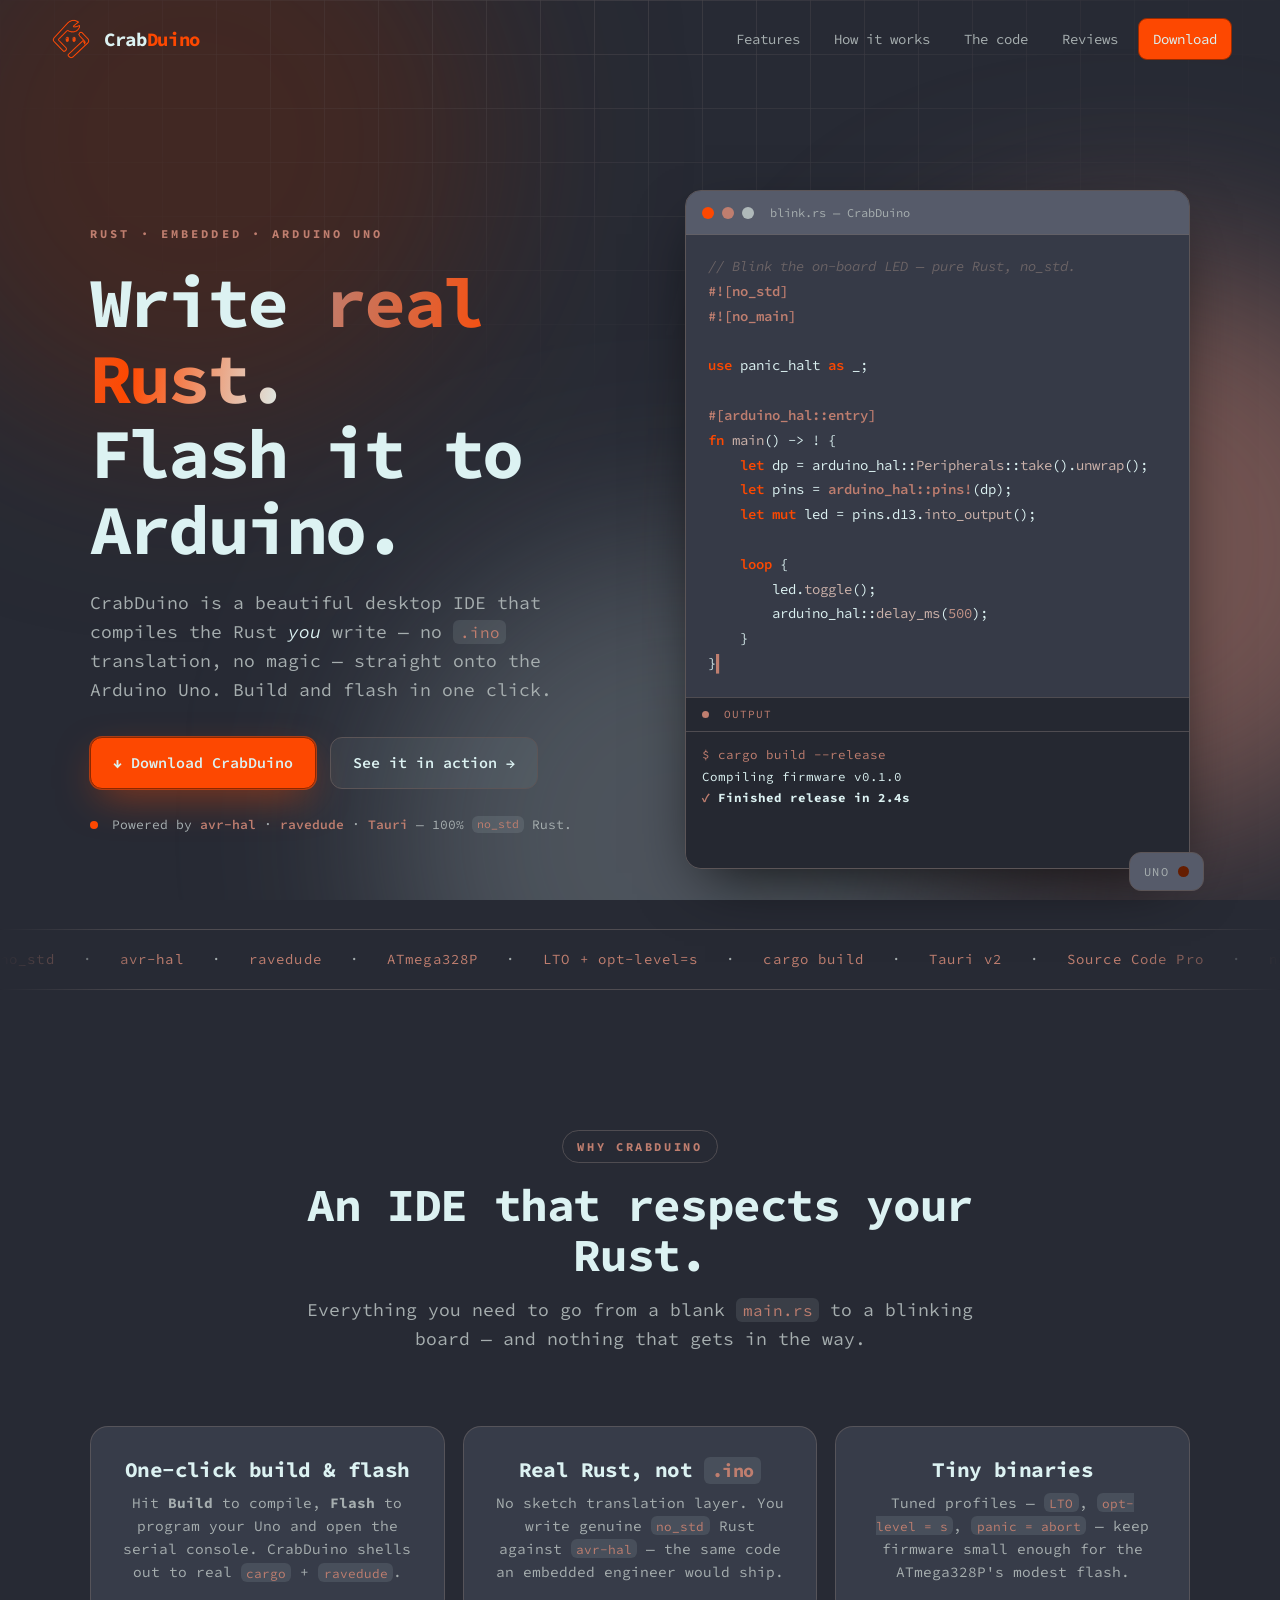
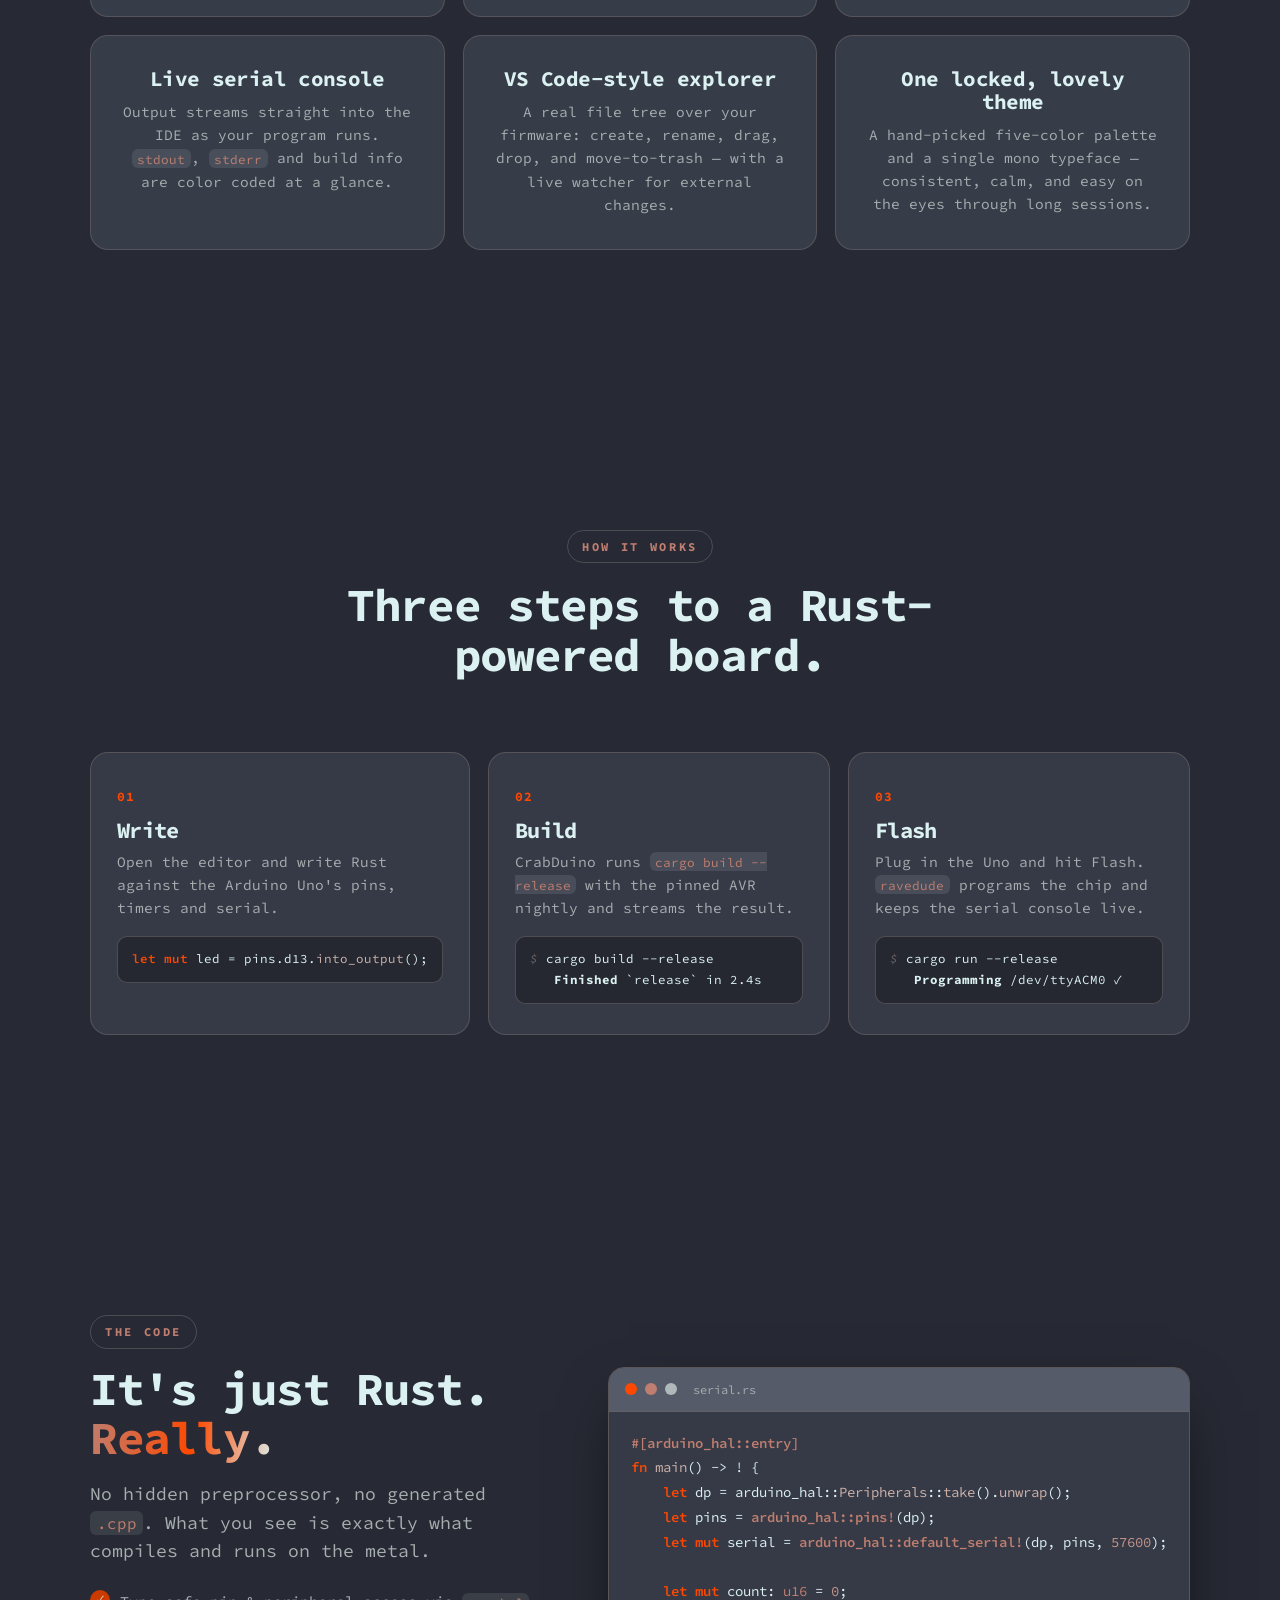
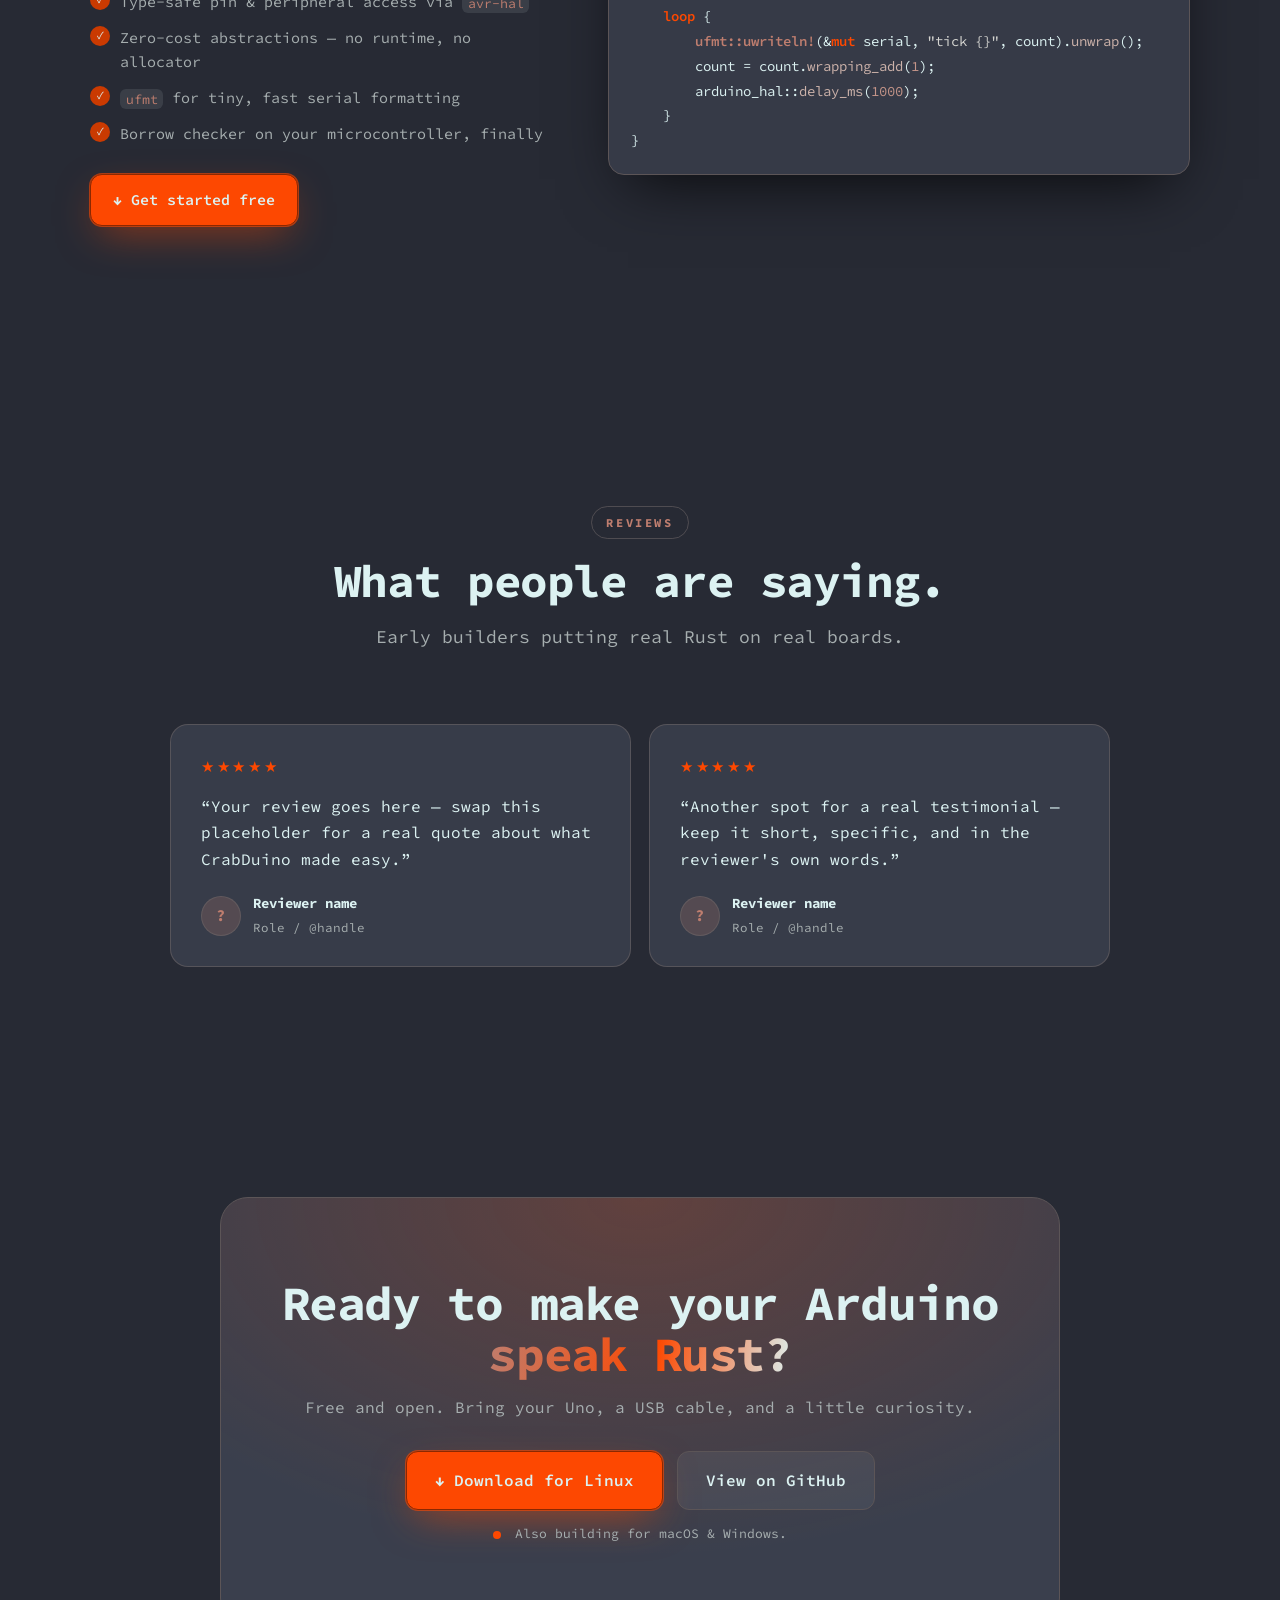
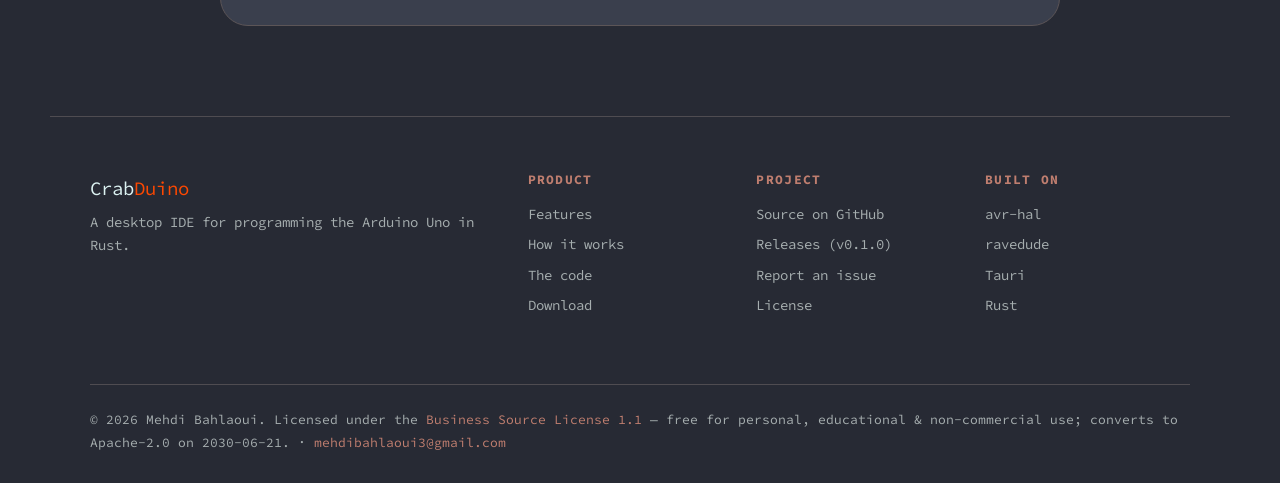
<file: website/index.html>
<!doctype html>
<html lang="en">
  <head>
    <meta charset="UTF-8" />
    <meta name="viewport" content="width=device-width, initial-scale=1.0" />
    <title>CrabDuino — Write real Rust. Flash it to Arduino.</title>
    <meta
      name="description"
      content="CrabDuino is a beautiful desktop IDE for writing real Rust and flashing it straight to your Arduino Uno. No .ino translation — just no_std Rust, one click to build and flash."
    />
    <link rel="canonical" href="https://crabduino.com/" />
    <meta name="theme-color" content="#434959" />
    <meta name="color-scheme" content="dark" />

    <!-- Favicon: the CrabDuino logo -->
    <link rel="icon" href="favicon.ico" sizes="any" />
    <link rel="icon" href="favicon-64.png" type="image/png" />
    <link rel="apple-touch-icon" href="apple-touch-icon.png" />

    <!-- Open Graph / social sharing -->
    <meta property="og:type" content="website" />
    <meta property="og:site_name" content="CrabDuino" />
    <meta property="og:url" content="https://crabduino.com/" />
    <meta property="og:title" content="CrabDuino — Write real Rust. Flash it to Arduino." />
    <meta
      property="og:description"
      content="A beautiful desktop IDE for writing real no_std Rust and flashing it straight to your Arduino Uno. Build and flash in one click."
    />
    <meta property="og:image" content="https://crabduino.com/og.png" />
    <meta property="og:image:width" content="1200" />
    <meta property="og:image:height" content="630" />
    <meta property="og:image:alt" content="CrabDuino — write real Rust, flash it to Arduino." />

    <!-- Twitter / X card -->
    <meta name="twitter:card" content="summary_large_image" />
    <meta name="twitter:title" content="CrabDuino — Write real Rust. Flash it to Arduino." />
    <meta
      name="twitter:description"
      content="A beautiful desktop IDE for writing real no_std Rust and flashing it straight to your Arduino Uno."
    />
    <meta name="twitter:image" content="https://crabduino.com/og.png" />

    <link rel="preconnect" href="https://fonts.googleapis.com" />
    <link rel="preconnect" href="https://fonts.gstatic.com" crossorigin />
    <link
      href="https://fonts.googleapis.com/css2?family=Source+Code+Pro:wght@400;500;600;700;900&display=swap"
      rel="stylesheet"
    />
    <link rel="stylesheet" href="styles.css" />
  </head>

  <body>
    <!-- pointer glow + animated aurora live behind everything -->
    <div class="cursor-glow" aria-hidden="true"></div>
    <!-- spotlight veil: blurs the whole page when the hero mockup is hovered -->
    <div class="spotlight-veil" aria-hidden="true"></div>
    <div class="aurora" aria-hidden="true">
      <span class="blob blob-1"></span>
      <span class="blob blob-2"></span>
      <span class="blob blob-3"></span>
      <div class="grid-lines"></div>
    </div>

    <!-- ===== NAV ===================================================== -->
    <header class="nav" id="nav">
      <a class="brand" href="#top" aria-label="CrabDuino home">
        <span class="brand-mark" aria-hidden="true">
          <img class="brand-logo" src="logo.png" alt="" width="40" height="40" />
        </span>
        <span class="brand-name">Crab<span class="accent">Duino</span></span>
      </a>

      <nav class="nav-links" id="navLinks">
        <a href="#features">Features</a>
        <a href="#how">How it works</a>
        <a href="#code">The code</a>
        <a href="#reviews">Reviews</a>
        <a href="#download" class="nav-cta">Download</a>
      </nav>

      <button class="nav-toggle" id="navToggle" aria-label="Toggle menu">
        <span></span><span></span><span></span>
      </button>
    </header>

    <main id="top">
      <!-- ===== HERO ================================================== -->
      <section class="hero">
        <div class="hero-copy reveal">
          <p class="eyebrow">RUST&nbsp;·&nbsp;EMBEDDED&nbsp;·&nbsp;ARDUINO&nbsp;UNO</p>
          <h1 class="hero-title">
            Write <span class="grad">real Rust.</span><br />
            Flash it to Arduino.
          </h1>
          <p class="hero-sub">
            CrabDuino is a beautiful desktop IDE that compiles the Rust
            <em>you</em> write — no <code>.ino</code> translation, no magic —
            straight onto the Arduino Uno. Build and flash in one click.
          </p>
          <div class="hero-actions">
            <a href="#download" class="btn btn-primary">
              <span class="ic">↓</span> Download CrabDuino
            </a>
            <a href="#code" class="btn btn-ghost">See it in action →</a>
          </div>
          <p class="hero-trust">
            <span class="dot"></span> Powered by <b>avr-hal</b> · <b>ravedude</b>
            · <b>Tauri</b> — 100% <code>no_std</code> Rust.
          </p>
        </div>

        <!-- editor mockup -->
        <div class="hero-app reveal" data-tilt>
          <div class="window">
            <div class="window-bar">
              <span class="tl tl-1"></span>
              <span class="tl tl-2"></span>
              <span class="tl tl-3"></span>
              <span class="window-title">blink.rs — CrabDuino</span>
            </div>
            <pre class="code"><code><span class="c-com">// Blink the on-board LED — pure Rust, no_std.</span>
<span class="c-at">#![no_std]</span>
<span class="c-at">#![no_main]</span>

<span class="c-kw">use</span> panic_halt <span class="c-kw">as</span> _;

<span class="c-mac">#[arduino_hal::entry]</span>
<span class="c-kw">fn</span> <span class="c-fn">main</span>() -&gt; ! {
    <span class="c-kw">let</span> dp = arduino_hal::<span class="c-fn">Peripherals</span>::<span class="c-fn">take</span>().<span class="c-fn">unwrap</span>();
    <span class="c-kw">let</span> pins = <span class="c-mac">arduino_hal::pins!</span>(dp);
    <span class="c-kw">let</span> <span class="c-kw">mut</span> led = pins.d13.<span class="c-fn">into_output</span>();

    <span class="c-kw">loop</span> {
        led.<span class="c-fn">toggle</span>();
        arduino_hal::<span class="c-fn">delay_ms</span>(<span class="c-num">500</span>);
    }
}<span class="caret">▍</span></code></pre>
            <div class="terminal" id="terminal">
              <div class="terminal-head">
                <span class="terminal-dot"></span> OUTPUT
              </div>
              <div class="terminal-body" id="termBody"></div>
            </div>
          </div>
          <div class="board" aria-hidden="true">
            <span class="board-label">UNO</span>
            <span class="board-led" id="boardLed"></span>
          </div>
        </div>
      </section>

      <!-- ===== MARQUEE =============================================== -->
      <div class="marquee reveal" aria-hidden="true">
        <div class="marquee-track">
          <span>no_std</span><span>·</span><span>avr-hal</span><span>·</span>
          <span>ravedude</span><span>·</span><span>ATmega328P</span><span>·</span>
          <span>LTO + opt-level=s</span><span>·</span><span>cargo build</span><span>·</span>
          <span>Tauri v2</span><span>·</span><span>Source Code Pro</span><span>·</span>
          <span>no_std</span><span>·</span><span>avr-hal</span><span>·</span>
          <span>ravedude</span><span>·</span><span>ATmega328P</span><span>·</span>
          <span>LTO + opt-level=s</span><span>·</span><span>cargo build</span><span>·</span>
          <span>Tauri v2</span><span>·</span><span>Source Code Pro</span><span>·</span>
        </div>
      </div>

      <!-- ===== FEATURES ============================================= -->
      <section class="section" id="features">
        <header class="section-head reveal">
          <p class="kicker">Why CrabDuino</p>
          <h2>An IDE that respects your Rust.</h2>
          <p class="lede">
            Everything you need to go from a blank <code>main.rs</code> to a
            blinking board — and nothing that gets in the way.
          </p>
        </header>

        <div class="cards">
          <article class="card reveal" data-tilt>
            <h3>One-click build &amp; flash</h3>
            <p>
              Hit <b>Build</b> to compile, <b>Flash</b> to program your Uno and
              open the serial console. CrabDuino shells out to real
              <code>cargo</code> + <code>ravedude</code>.
            </p>
          </article>

          <article class="card reveal" data-tilt>
            <h3>Real Rust, not <code>.ino</code></h3>
            <p>
              No sketch translation layer. You write genuine
              <code>no_std</code> Rust against <code>avr-hal</code> — the same
              code an embedded engineer would ship.
            </p>
          </article>

          <article class="card reveal" data-tilt>
            <h3>Tiny binaries</h3>
            <p>
              Tuned profiles — <code>LTO</code>, <code>opt-level&nbsp;=&nbsp;s</code>,
              <code>panic = abort</code> — keep firmware small enough for the
              ATmega328P's modest flash.
            </p>
          </article>

          <article class="card reveal" data-tilt>
            <h3>Live serial console</h3>
            <p>
              Output streams straight into the IDE as your program runs.
              <code>stdout</code>, <code>stderr</code> and build info are color
              coded at a glance.
            </p>
          </article>

          <article class="card reveal" data-tilt>
            <h3>VS Code-style explorer</h3>
            <p>
              A real file tree over your firmware: create, rename, drag, drop,
              and move-to-trash — with a live watcher for external changes.
            </p>
          </article>

          <article class="card reveal" data-tilt>
            <h3>One locked, lovely theme</h3>
            <p>
              A hand-picked five-color palette and a single mono typeface —
              consistent, calm, and easy on the eyes through long sessions.
            </p>
          </article>
        </div>
      </section>

      <!-- ===== HOW IT WORKS ========================================= -->
      <section class="section" id="how">
        <header class="section-head reveal">
          <p class="kicker">How it works</p>
          <h2>Three steps to a Rust-powered board.</h2>
        </header>

        <ol class="steps">
          <li class="step reveal">
            <span class="step-no">01</span>
            <h3>Write</h3>
            <p>
              Open the editor and write Rust against the Arduino Uno's pins,
              timers and serial.
            </p>
            <pre class="snippet"><code><span class="c-kw">let</span> <span class="c-kw">mut</span> led = pins.d13.<span class="c-fn">into_output</span>();</code></pre>
          </li>
          <li class="step reveal">
            <span class="step-no">02</span>
            <h3>Build</h3>
            <p>
              CrabDuino runs <code>cargo build --release</code> with the pinned
              AVR nightly and streams the result.
            </p>
            <pre class="snippet"><code><span class="c-com">$</span> cargo build --release
   <span class="c-ok">Finished</span> `release` in 2.4s</code></pre>
          </li>
          <li class="step reveal">
            <span class="step-no">03</span>
            <h3>Flash</h3>
            <p>
              Plug in the Uno and hit Flash. <code>ravedude</code> programs the
              chip and keeps the serial console live.
            </p>
            <pre class="snippet"><code><span class="c-com">$</span> cargo run --release
   <span class="c-ok">Programming</span> /dev/ttyACM0 ✓</code></pre>
          </li>
        </ol>
      </section>

      <!-- ===== CODE SHOWCASE ======================================== -->
      <section class="section split" id="code">
        <div class="split-copy reveal">
          <p class="kicker">The code</p>
          <h2>It's just Rust. <span class="grad">Really.</span></h2>
          <p class="lede">
            No hidden preprocessor, no generated <code>.cpp</code>. What you see
            is exactly what compiles and runs on the metal.
          </p>
          <ul class="ticks">
            <li>Type-safe pin &amp; peripheral access via <code>avr-hal</code></li>
            <li>Zero-cost abstractions — no runtime, no allocator</li>
            <li><code>ufmt</code> for tiny, fast serial formatting</li>
            <li>Borrow checker on your microcontroller, finally</li>
          </ul>
          <a href="#download" class="btn btn-primary">
            <span class="ic">↓</span> Get started free
          </a>
        </div>

        <div class="split-code reveal" data-tilt>
          <div class="window">
            <div class="window-bar">
              <span class="tl tl-1"></span><span class="tl tl-2"></span>
              <span class="tl tl-3"></span>
              <span class="window-title">serial.rs</span>
            </div>
            <pre class="code"><code><span class="c-mac">#[arduino_hal::entry]</span>
<span class="c-kw">fn</span> <span class="c-fn">main</span>() -&gt; ! {
    <span class="c-kw">let</span> dp = arduino_hal::<span class="c-fn">Peripherals</span>::<span class="c-fn">take</span>().<span class="c-fn">unwrap</span>();
    <span class="c-kw">let</span> pins = <span class="c-mac">arduino_hal::pins!</span>(dp);
    <span class="c-kw">let</span> <span class="c-kw">mut</span> serial = <span class="c-mac">arduino_hal::default_serial!</span>(dp, pins, <span class="c-num">57600</span>);

    <span class="c-kw">let</span> <span class="c-kw">mut</span> count: <span class="c-ty">u16</span> = <span class="c-num">0</span>;
    <span class="c-kw">loop</span> {
        <span class="c-mac">ufmt::uwriteln!</span>(&amp;<span class="c-kw">mut</span> serial, <span class="c-str">"tick {}"</span>, count).<span class="c-fn">unwrap</span>();
        count = count.<span class="c-fn">wrapping_add</span>(<span class="c-num">1</span>);
        arduino_hal::<span class="c-fn">delay_ms</span>(<span class="c-num">1000</span>);
    }
}</code></pre>
          </div>
        </div>
      </section>

      <!-- ===== REVIEWS ============================================== -->
      <section class="section" id="reviews">
        <header class="section-head reveal">
          <p class="kicker">Reviews</p>
          <h2>What people are saying.</h2>
          <p class="lede">
            Early builders putting real Rust on real boards. <!-- TODO: replace
            the placeholder quotes below with real testimonials. -->
          </p>
        </header>

        <div class="reviews">
          <!-- TODO: replace quote, name, and handle with a real review -->
          <figure class="review reveal" data-tilt>
            <div class="stars" aria-label="5 out of 5">★★★★★</div>
            <blockquote>
              “Your review goes here — swap this placeholder for a real quote
              about what CrabDuino made easy.”
            </blockquote>
            <figcaption class="review-by">
              <span class="review-avatar" aria-hidden="true">?</span>
              <span>
                <b>Reviewer name</b>
                <small>Role / @handle</small>
              </span>
            </figcaption>
          </figure>

          <!-- TODO: replace quote, name, and handle with a real review -->
          <figure class="review reveal" data-tilt>
            <div class="stars" aria-label="5 out of 5">★★★★★</div>
            <blockquote>
              “Another spot for a real testimonial — keep it short, specific,
              and in the reviewer's own words.”
            </blockquote>
            <figcaption class="review-by">
              <span class="review-avatar" aria-hidden="true">?</span>
              <span>
                <b>Reviewer name</b>
                <small>Role / @handle</small>
              </span>
            </figcaption>
          </figure>
        </div>
      </section>

      <!-- ===== DOWNLOAD / CTA ======================================= -->
      <section class="cta" id="download">
        <div class="cta-inner reveal">
          <h2>Ready to make your Arduino <span class="grad">speak Rust?</span></h2>
          <p>Free and open. Bring your Uno, a USB cable, and a little curiosity.</p>
          <div class="hero-actions center">
            <a
              href="https://github.com/Mehdi-Bahlaoui/CrabDuino/releases/latest"
              class="btn btn-primary btn-lg"
            >
              <span class="ic">↓</span> Download for Linux
            </a>
            <a
              href="https://github.com/Mehdi-Bahlaoui/CrabDuino"
              class="btn btn-ghost btn-lg"
              >View on GitHub</a
            >
          </div>
          <p class="hero-trust center">
            <span class="dot"></span> Also building for macOS &amp; Windows.
          </p>
        </div>
      </section>
    </main>

    <!-- ===== FOOTER ================================================== -->
    <footer class="footer">
      <div class="footer-brand">
        <span class="brand-name">Crab<span class="accent">Duino</span></span>
        <p>A desktop IDE for programming the Arduino Uno in Rust.</p>
      </div>
      <div class="footer-cols">
        <div>
          <h4>Product</h4>
          <a href="#features">Features</a>
          <a href="#how">How it works</a>
          <a href="#code">The code</a>
          <a href="#download">Download</a>
        </div>
        <div>
          <h4>Project</h4>
          <a href="https://github.com/Mehdi-Bahlaoui/CrabDuino">Source on GitHub</a>
          <a href="https://github.com/Mehdi-Bahlaoui/CrabDuino/releases">Releases (v0.1.0)</a>
          <a href="https://github.com/Mehdi-Bahlaoui/CrabDuino/issues">Report an issue</a>
          <a href="https://github.com/Mehdi-Bahlaoui/CrabDuino/blob/main/LICENSE.md">License</a>
        </div>
        <div>
          <h4>Built on</h4>
          <a href="https://github.com/rahix/avr-hal">avr-hal</a>
          <a href="https://github.com/Rahix/avr-hal/tree/main/ravedude">ravedude</a>
          <a href="https://tauri.app">Tauri</a>
          <a href="https://www.rust-lang.org">Rust</a>
        </div>
      </div>
      <p class="footer-fine">
        © 2026 Mehdi Bahlaoui. Licensed under the
        <a href="https://github.com/Mehdi-Bahlaoui/CrabDuino/blob/main/LICENSE.md"
          >Business Source License 1.1</a
        >
        — free for personal, educational &amp; non-commercial use; converts to
        Apache-2.0 on 2030-06-21. ·
        <a href="mailto:mehdibahlaoui3@gmail.com">mehdibahlaoui3@gmail.com</a>
      </p>
    </footer>

    <script src="script.js"></script>
  </body>
</html>
</file>
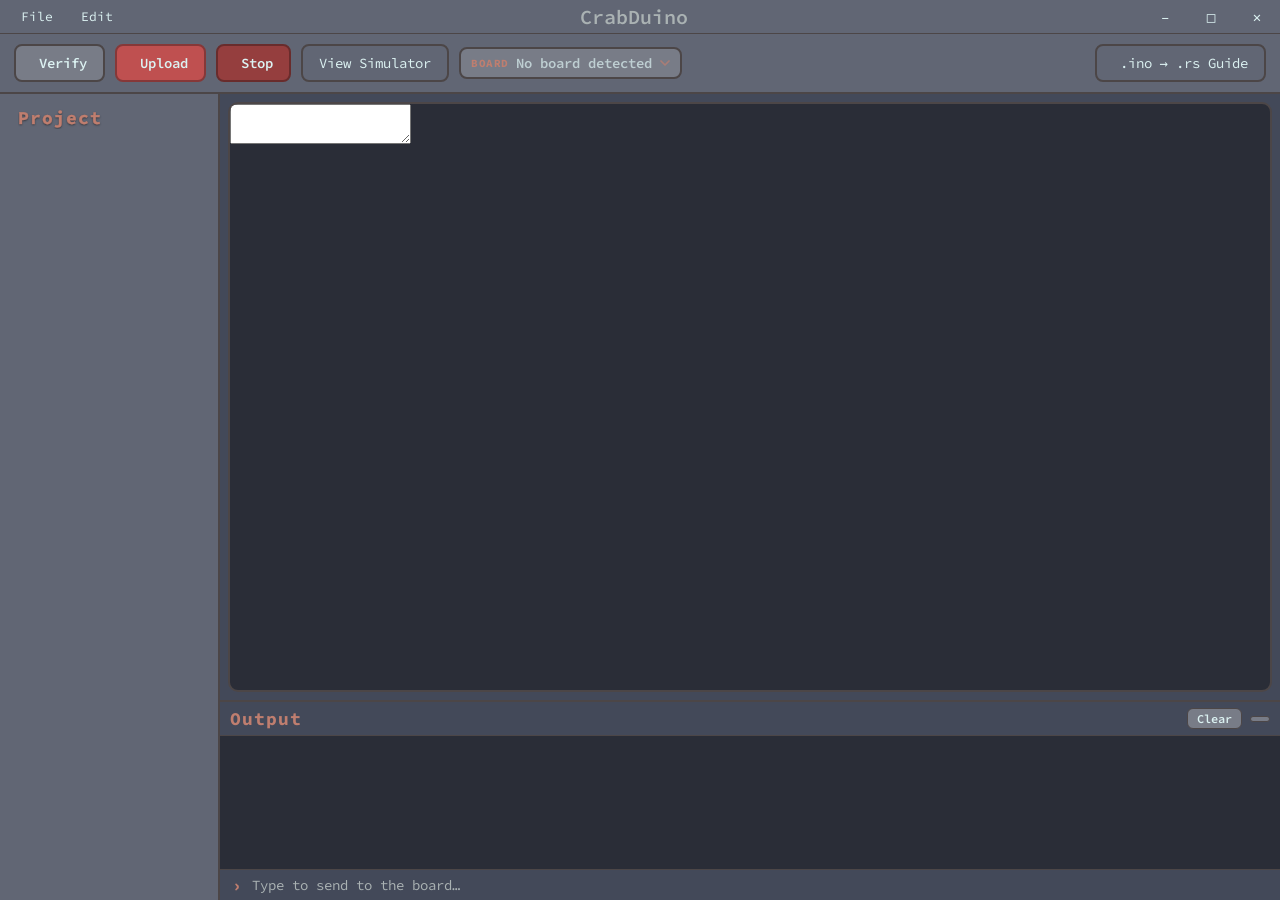
<file: ide/ui/index.html>
<!doctype html>
<html lang="en">
  <head>
    <meta charset="UTF-8" />
    <meta name="viewport" content="width=device-width, initial-scale=1.0" />
    <title>CrabDuino</title>

    <!-- Vendored CodeMirror 5 (no build step) -->
    <link rel="stylesheet" href="vendor/codemirror/codemirror.min.css" />
    <link rel="stylesheet" href="codemirror-github.css" />
    <link rel="stylesheet" href="styles.css" />
  </head>

  <body>
    <div class="app">
      <!-- Title bar (frameless window): menus left, window controls right -->
      <div class="titlebar" data-tauri-drag-region>
        <div class="menu" data-menu="file">
          <button class="menu-label">File</button>
          <div class="menu-items">
            <button data-action="new">New sketch</button>
            <button data-action="open">Open folder</button>
            <div class="submenu">
              <button class="submenu-label">
                Examples <span class="submenu-caret" data-icon="chevron"></span>
              </button>
              <div class="submenu-items">
                <button data-example="blink">Blink</button>
                <button data-example="button">Button</button>
                <button data-example="analog_read">Analog Read</button>
                <button data-example="fade">Fade</button>
              </div>
            </div>
            <button data-action="save">Save <span class="kbd">Ctrl+S</span></button>
            <button data-action="reset">Reset connection</button>
            <button data-action="doctor">Environment Doctor</button>
          </div>
        </div>
        <div class="menu" data-menu="edit">
          <button class="menu-label">Edit</button>
          <div class="menu-items">
            <button data-action="undo">Undo <span class="kbd">Ctrl+Z</span></button>
            <button data-action="redo">Redo <span class="kbd">Ctrl+Y</span></button>
          </div>
        </div>

        <div class="titlebar-title" data-tauri-drag-region>CrabDuino</div>

        <div class="window-controls">
          <button id="win-min" class="win-btn" title="Minimize">&#x2013;</button>
          <button id="win-max" class="win-btn" title="Maximize">&#x25A1;</button>
          <button id="win-close" class="win-btn win-close" title="Close">&#x2715;</button>
        </div>
      </div>

      <!-- Toolbar -->
      <div class="toolbar">
        <button id="btn-verify" class="btn"><span class="ic" data-icon="check"></span> Verify</button>
        <button id="btn-upload" class="btn btn-primary"><span class="ic" data-icon="upload"></span> Upload</button>
        <button id="btn-stop" class="btn btn-stop" hidden><span class="ic" data-icon="stop"></span> Stop</button>
        <button id="btn-simulator" class="btn btn-ghost">View Simulator</button>
        <label class="board-picker">
          <span class="board-picker-label">Board</span>
          <select id="board-select" class="board-select" disabled>
            <option value="">No board detected</option>
          </select>
        </label>
        <div class="toolbar-spacer"></div>
        <button id="btn-guide" class="btn btn-ghost">
          <span class="ic" data-icon="guide"></span> .ino &rarr; .rs Guide
        </button>
      </div>

      <!-- Sidebar: file browser -->
      <aside class="sidebar">
        <div class="sidebar-head">
          <span class="sidebar-root-icon" data-icon="folder"></span>
          <span id="sidebar-title" class="sidebar-title">Project</span>
          <div class="sidebar-actions">
            <button id="act-new-file" class="ic-btn" data-icon="newFile" title="New File"></button>
            <button id="act-new-folder" class="ic-btn" data-icon="newFolder" title="New Folder"></button>
            <button id="act-refresh" class="ic-btn" data-icon="refresh" title="Refresh"></button>
            <button id="act-collapse" class="ic-btn" data-icon="collapse" title="Collapse Folders"></button>
          </div>
        </div>
        <div id="file-tree" class="file-tree"></div>
        <div class="resizer resizer-v" id="rz-sidebar" title="Drag to resize"></div>
      </aside>

      <!-- Main: editor + (overlay) simulator + (overlay) guide -->
      <main class="main">
        <textarea id="editor"></textarea>
        <div id="simulator" class="simulator" hidden>
          <div class="sim-card">
            <div class="sim-title">Simulator</div>
            <p>The board simulator isn't wired up yet.</p>
            <p class="muted">Build &amp; flash to a real Uno with Verify / Upload.</p>
            <button id="btn-close-sim" class="btn btn-ghost">Back to editor</button>
          </div>
        </div>

        <!-- ".ino → .rs" guide: read-only reference shown over the editor -->
        <div id="guide" class="guide-overlay" hidden>
          <div class="guide-head">
            <span class="guide-title">.ino &rarr; .rs &mdash; translating Arduino C to Rust</span>
            <button id="btn-close-guide" class="btn btn-ghost btn-mini">Back to editor</button>
          </div>
          <div class="guide-body">
            <p class="guide-lead">
              In Arduino C++ you fill in <code>setup()</code> and <code>loop()</code>.
              In Rust you write a single <code>main</code> that never returns: the code
              before the loop is your setup, and a bare <code>loop {}</code> is your loop.
              The real shift is <strong>ownership</strong> &mdash; you take the chip's
              peripherals once, and the compiler guarantees nothing else touches them, so a
              whole class of Arduino bugs simply can't compile.
            </p>

            <h3>1 &middot; setup() / loop() &rarr; fn main() -&gt; !</h3>
            <p>One function does both jobs. <code>-&gt; !</code> means "never returns" &mdash;
              there's no operating system to return to.</p>
            <div class="snippet">
              <div class="lang">Arduino (C++)</div>
              <pre class="code">void setup() {
  // runs once
}

void loop() {
  // runs forever
}</pre>
            </div>
            <div class="snippet">
              <div class="lang rust">Rust</div>
              <pre class="code">#![no_std]              // no operating system / std library
#![no_main]             // we provide the entry point
use panic_halt as _;    // on panic: just stop

#[arduino_hal::entry]
fn main() -&gt; ! {
    let dp = arduino_hal::Peripherals::take().unwrap();
    let pins = arduino_hal::pins!(dp);

    // ---- setup: runs once ----

    loop {
        // ---- loop: runs forever ----
    }
}</pre>
            </div>
            <p><code>Peripherals::take()</code> hands you the chip's hardware <em>once</em>
              (it returns an <code>Option</code>, so a second take is <code>None</code>).
              <code>pins!</code> splits that into named pins you move into the parts of your
              program that own them.</p>

            <h3>2 &middot; pinMode(OUTPUT) + digitalWrite</h3>
            <p>A pin's mode <em>is its type</em>. You can't write to a pin you didn't turn
              into an output &mdash; it won't compile.</p>
            <div class="snippet">
              <div class="lang">Arduino (C++)</div>
              <pre class="code">pinMode(13, OUTPUT);
digitalWrite(13, HIGH);
digitalWrite(13, LOW);</pre>
            </div>
            <div class="snippet">
              <div class="lang rust">Rust</div>
              <pre class="code">let mut led = pins.d13.into_output();
led.set_high();
led.set_low();
led.toggle();</pre>
            </div>

            <h3>3 &middot; delay()</h3>
            <div class="snippet">
              <div class="lang">Arduino (C++)</div>
              <pre class="code">delay(1000);        // milliseconds
delayMicroseconds(50);</pre>
            </div>
            <div class="snippet">
              <div class="lang rust">Rust</div>
              <pre class="code">arduino_hal::delay_ms(1000);
arduino_hal::delay_us(50);</pre>
            </div>

            <h3>4 &middot; pinMode(INPUT_PULLUP) + digitalRead</h3>
            <div class="snippet">
              <div class="lang">Arduino (C++)</div>
              <pre class="code">pinMode(2, INPUT_PULLUP);
if (digitalRead(2) == LOW) {
  // button pressed
}</pre>
            </div>
            <div class="snippet">
              <div class="lang rust">Rust</div>
              <pre class="code">let button = pins.d2.into_pull_up_input();
if button.is_low() {
    // button pressed
}
// pins.d2.into_floating_input() for a plain input</pre>
            </div>

            <h3>5 &middot; Serial.begin / Serial.print</h3>
            <p><code>ufmt</code> is a tiny, heap-free formatter for microcontrollers.
              <code>uwriteln!</code> is <code>println</code>; <code>uwrite!</code> is
              <code>print</code>. <code>unwrap_infallible()</code> just says "writing to the
              UART can't fail".</p>
            <div class="snippet">
              <div class="lang">Arduino (C++)</div>
              <pre class="code">Serial.begin(57600);
Serial.println("Hello!");
Serial.print(value);</pre>
            </div>
            <div class="snippet">
              <div class="lang rust">Rust</div>
              <pre class="code">use arduino_hal::prelude::*;

let mut serial = arduino_hal::default_serial!(dp, pins, 57600);
ufmt::uwriteln!(&amp;mut serial, "Hello!").unwrap_infallible();
ufmt::uwrite!(&amp;mut serial, "{}", value).unwrap_infallible();</pre>
            </div>

            <h3>6 &middot; Serial.read</h3>
            <p>You can type into CrabDuino's <strong>Output</strong> panel while a sketch is
              running &mdash; it arrives here over serial.</p>
            <div class="snippet">
              <div class="lang">Arduino (C++)</div>
              <pre class="code">if (Serial.available()) {
  char c = Serial.read();
}</pre>
            </div>
            <div class="snippet">
              <div class="lang rust">Rust</div>
              <pre class="code">// nb::block! waits until a byte is available
let b = nb::block!(serial.read()).unwrap_infallible();</pre>
            </div>

            <h3>7 &middot; analogRead</h3>
            <div class="snippet">
              <div class="lang">Arduino (C++)</div>
              <pre class="code">int v = analogRead(A0);   // 0–1023</pre>
            </div>
            <div class="snippet">
              <div class="lang rust">Rust</div>
              <pre class="code">let mut adc = arduino_hal::Adc::new(dp.ADC, Default::default());
let a0 = pins.a0.into_analog_input(&amp;mut adc);
let v = a0.analog_read(&amp;mut adc);   // 0–1023</pre>
            </div>

            <h3>8 &middot; analogWrite (PWM)</h3>
            <p>PWM lives in <code>simple_pwm</code>: pick a timer, turn an output pin into a
              PWM pin, then set the duty 0–255.</p>
            <div class="snippet">
              <div class="lang">Arduino (C++)</div>
              <pre class="code">analogWrite(5, 128);   // 0–255 duty</pre>
            </div>
            <div class="snippet">
              <div class="lang rust">Rust</div>
              <pre class="code">use arduino_hal::simple_pwm::*;

let timer0 = Timer0Pwm::new(dp.TC0, Prescaler::Prescale64);
let mut led = pins.d5.into_output().into_pwm(&amp;timer0);
led.enable();
led.set_duty(128);   // 0–255</pre>
            </div>

            <p class="guide-outro">
              That's the whole vocabulary. Press <strong>Verify</strong> to compile the open
              sketch and <strong>Upload</strong> to flash it to a connected Uno. Want a
              running start? <strong>File &rarr; Examples</strong> drops Blink, Button,
              Analog Read, or Fade straight into your project.
            </p>
          </div>
        </div>
      </main>

      <!-- Console -->
      <section class="console" id="console-wrap">
        <div class="resizer resizer-h" id="rz-console" title="Drag to resize"></div>
        <div class="console-head">
          <span class="console-title">Output</span>
          <div class="toolbar-spacer"></div>
          <button id="btn-clear" class="btn btn-mini">Clear</button>
          <button id="btn-toggle-console" class="btn btn-mini console-toggle" title="Collapse" data-icon="chevron"></button>
        </div>
        <pre id="console" class="console-body"></pre>
        <form id="console-input-row" class="console-input-row">
          <span class="console-prompt">&rsaquo;</span>
          <input
            id="console-input"
            class="console-input"
            type="text"
            placeholder="Type to send to the board…"
            autocomplete="off"
            spellcheck="false"
          />
        </form>
      </section>
    </div>

    <!-- CodeMirror core + Rust mode + addons -->
    <script src="vendor/codemirror/codemirror.min.js"></script>
    <!-- rust.min.js is a simple-mode definition; it needs the simple addon. -->
    <script src="vendor/codemirror/simple.min.js"></script>
    <script src="vendor/codemirror/rust.min.js"></script>
    <script src="vendor/codemirror/closebrackets.min.js"></script>
    <script src="vendor/codemirror/matchbrackets.min.js"></script>
    <script src="vendor/codemirror/active-line.min.js"></script>
    <script src="app.js"></script>
  </body>
</html>
</file>
<file: website/styles.css>
/* ============================================================================
   CrabDuino — marketing site.
   Built strictly from the product's five locked colors. Every other tone is
   *derived* from these via color-mix() (black/white are shading agents only).
   ========================================================================== */
:root {
  /* The only five colors. */
  --slate: #434959; /* darkest  — base surfaces      */
  --pale: #dcf2f2; /* lightest — text               */
  --mauve: #6c6466; /* neutral  — muted / borders    */
  --clay: #bf7e6f; /* warm     — secondary accent    */
  --red: #fd4801; /* accent   — primary action (CrabDuino logo orange) */

  /* Derived surfaces (computed from the palette). */
  --bg: color-mix(in srgb, var(--slate) 58%, #000);
  --bg-2: color-mix(in srgb, var(--slate) 72%, #000);
  --surface: color-mix(in srgb, var(--slate) 90%, #fff);
  --surface-2: color-mix(in srgb, var(--slate) 80%, #000);
  --line: color-mix(in srgb, var(--mauve) 60%, transparent);
  --line-strong: color-mix(in srgb, var(--mauve) 85%, #000);
  --text: var(--pale);
  --muted: color-mix(in srgb, var(--pale) 52%, var(--mauve));
  --glass: color-mix(in srgb, var(--slate) 70%, transparent);
  --shadow: 0 24px 60px -20px color-mix(in srgb, #000 80%, transparent);
  --glow-red: 0 0 0 1px color-mix(in srgb, var(--red) 60%, transparent),
    0 14px 40px -10px color-mix(in srgb, var(--red) 55%, transparent);

  --mono: "Source Code Pro", ui-monospace, "SF Mono", "Cascadia Code", Menlo,
    monospace;
  --maxw: 1180px;
  --ease: cubic-bezier(0.22, 1, 0.36, 1);
}

* {
  box-sizing: border-box;
  margin: 0;
  padding: 0;
}

html {
  scroll-behavior: smooth;
  scroll-padding-top: 90px;
}

body {
  font-family: var(--mono);
  background: var(--bg);
  color: var(--text);
  line-height: 1.6;
  overflow-x: hidden;
  -webkit-font-smoothing: antialiased;
}

::selection {
  background: color-mix(in srgb, var(--red) 70%, transparent);
  color: var(--pale);
}

a {
  color: inherit;
  text-decoration: none;
}

code {
  font-family: var(--mono);
  font-size: 0.88em;
  padding: 0.12em 0.42em;
  border-radius: 6px;
  background: color-mix(in srgb, var(--pale) 10%, transparent);
  color: var(--clay);
}

/* ---- animated background -------------------------------------------------- */
.aurora {
  position: fixed;
  inset: 0;
  z-index: -2;
  overflow: hidden;
  pointer-events: none;
}
.blob {
  position: absolute;
  width: 46vw;
  height: 46vw;
  border-radius: 50%;
  filter: blur(90px);
  opacity: 0.5;
  mix-blend-mode: screen;
  animation: drift 22s var(--ease) infinite alternate;
}
.blob-1 {
  /* Darker, calmer orange so the bright accent doesn't overwhelm the page. */
  background: color-mix(in srgb, var(--red) 48%, #000);
  opacity: 0.32;
  top: -12vw;
  left: -8vw;
}
.blob-2 {
  background: var(--clay);
  top: 20vw;
  right: -12vw;
  animation-delay: -7s;
}
.blob-3 {
  background: color-mix(in srgb, var(--pale) 70%, var(--slate));
  bottom: -18vw;
  left: 30vw;
  opacity: 0.28;
  animation-delay: -13s;
}
@keyframes drift {
  0% {
    transform: translate(0, 0) scale(1);
  }
  100% {
    transform: translate(6vw, 4vw) scale(1.25);
  }
}
.grid-lines {
  position: absolute;
  inset: 0;
  background-image: linear-gradient(var(--line) 1px, transparent 1px),
    linear-gradient(90deg, var(--line) 1px, transparent 1px);
  background-size: 54px 54px;
  -webkit-mask-image: radial-gradient(ellipse 70% 60% at 50% 0%, #000, transparent 75%);
  mask-image: radial-gradient(ellipse 70% 60% at 50% 0%, #000, transparent 75%);
  opacity: 0.5;
}

/* pointer-following glow */
.cursor-glow {
  position: fixed;
  left: 0;
  top: 0;
  width: 520px;
  height: 520px;
  margin: -260px 0 0 -260px;
  border-radius: 50%;
  z-index: -1;
  pointer-events: none;
  background: radial-gradient(
    circle,
    color-mix(in srgb, var(--clay) 30%, transparent),
    transparent 60%
  );
  opacity: 0;
  transition: opacity 0.4s ease;
  will-change: transform;
}

/* ---- nav ------------------------------------------------------------------ */
.nav {
  position: fixed;
  top: 0;
  left: 0;
  right: 0;
  z-index: 100;
  display: flex;
  align-items: center;
  gap: 20px;
  padding: 16px clamp(18px, 5vw, 48px);
  transition: background 0.3s ease, border-color 0.3s ease, padding 0.3s ease;
  border-bottom: 1px solid transparent;
}
.nav.scrolled {
  background: color-mix(in srgb, var(--bg) 72%, transparent);
  backdrop-filter: blur(16px) saturate(140%);
  -webkit-backdrop-filter: blur(16px) saturate(140%);
  border-bottom-color: var(--line);
  padding-top: 12px;
  padding-bottom: 12px;
}
.brand {
  display: flex;
  align-items: center;
  gap: 10px;
  font-weight: 700;
  letter-spacing: -0.02em;
}
.brand-mark {
  display: grid;
  place-items: center;
  width: 46px;
  height: 46px;
  /* Transparent — the outlined logo stands on its own, no tile. */
  transition: transform 0.4s var(--ease);
}
.brand-logo {
  width: 42px;
  height: 42px;
  object-fit: contain;
  display: block;
}
.brand:hover .brand-mark {
  transform: rotate(-8deg) scale(1.06);
}
.brand-name {
  font-size: 19px;
}
.accent {
  color: var(--red);
}
.nav-links {
  margin-left: auto;
  display: flex;
  align-items: center;
  gap: 6px;
}
.nav-links a {
  padding: 9px 14px;
  border-radius: 9px;
  font-size: 14px;
  color: var(--muted);
  transition: color 0.2s, background 0.2s;
}
.nav-links a:hover {
  color: var(--text);
  background: color-mix(in srgb, var(--pale) 8%, transparent);
}
.nav-cta {
  color: var(--pale) !important;
  background: var(--red);
  border: 1px solid color-mix(in srgb, var(--red) 60%, #000);
}
.nav-cta:hover {
  filter: brightness(1.1);
  background: var(--red) !important;
}
.nav-toggle {
  display: none;
  flex-direction: column;
  gap: 5px;
  background: none;
  border: 0;
  cursor: pointer;
  padding: 6px;
}
.nav-toggle span {
  width: 24px;
  height: 2px;
  background: var(--text);
  border-radius: 2px;
  transition: 0.3s var(--ease);
}
.nav.open .nav-toggle span:nth-child(1) {
  transform: translateY(7px) rotate(45deg);
}
.nav.open .nav-toggle span:nth-child(2) {
  opacity: 0;
}
.nav.open .nav-toggle span:nth-child(3) {
  transform: translateY(-7px) rotate(-45deg);
}

/* ---- shared layout -------------------------------------------------------- */
.section {
  max-width: var(--maxw);
  margin: 0 auto;
  padding: clamp(70px, 11vw, 140px) clamp(18px, 5vw, 40px);
}
.section-head {
  max-width: 680px;
  margin: 0 auto clamp(40px, 6vw, 72px);
  text-align: center;
}
.kicker {
  display: inline-block;
  font-size: 12px;
  font-weight: 700;
  letter-spacing: 0.22em;
  text-transform: uppercase;
  color: var(--clay);
  padding: 6px 14px;
  border: 1px solid var(--line);
  border-radius: 999px;
  margin-bottom: 18px;
}
h1,
h2,
h3,
h4 {
  letter-spacing: -0.03em;
  line-height: 1.08;
  font-weight: 700;
}
h2 {
  font-size: clamp(28px, 4.4vw, 46px);
}
.lede {
  margin-top: 16px;
  color: var(--muted);
  font-size: clamp(15px, 1.6vw, 18px);
}
.grad {
  background: linear-gradient(100deg, var(--clay), var(--red) 55%, var(--pale));
  -webkit-background-clip: text;
  background-clip: text;
  color: transparent;
}

/* ---- buttons -------------------------------------------------------------- */
.btn {
  display: inline-flex;
  align-items: center;
  gap: 9px;
  padding: 13px 22px;
  border-radius: 12px;
  font-family: var(--mono);
  font-size: 15px;
  font-weight: 600;
  cursor: pointer;
  border: 1px solid var(--line-strong);
  transition: transform 0.15s var(--ease), filter 0.2s, box-shadow 0.3s,
    background 0.2s;
}
.btn:active {
  transform: translateY(1px) scale(0.99);
}
.btn .ic {
  font-weight: 800;
}
.btn-primary {
  background: var(--red);
  color: var(--pale);
  border-color: color-mix(in srgb, var(--red) 55%, #000);
  box-shadow: var(--glow-red);
}
.btn-primary:hover {
  filter: brightness(1.1);
  transform: translateY(-2px);
}
.btn-ghost {
  background: color-mix(in srgb, var(--pale) 6%, transparent);
  color: var(--text);
}
.btn-ghost:hover {
  background: color-mix(in srgb, var(--pale) 12%, transparent);
  border-color: var(--clay);
  transform: translateY(-2px);
}
.btn-lg {
  padding: 16px 28px;
  font-size: 16px;
}

/* ---- hero ----------------------------------------------------------------- */
.hero {
  max-width: var(--maxw);
  margin: 0 auto;
  padding: clamp(130px, 17vw, 190px) clamp(18px, 5vw, 40px) 60px;
  display: grid;
  grid-template-columns: 1.05fr 1fr;
  gap: clamp(30px, 5vw, 64px);
  align-items: center;
}
.eyebrow {
  font-size: 12px;
  font-weight: 700;
  letter-spacing: 0.26em;
  color: var(--clay);
  margin-bottom: 22px;
}
.hero-title {
  font-size: clamp(38px, 6.4vw, 70px);
  letter-spacing: -0.04em;
}
.hero-sub {
  margin-top: 22px;
  max-width: 30em;
  color: var(--muted);
  font-size: clamp(15px, 1.7vw, 18px);
}
.hero-sub em {
  color: var(--text);
  font-style: italic;
}
.hero-actions {
  margin-top: 32px;
  display: flex;
  flex-wrap: wrap;
  gap: 14px;
}
.hero-actions.center {
  justify-content: center;
}
.hero-trust {
  margin-top: 26px;
  font-size: 13px;
  color: var(--muted);
}
.hero-trust.center {
  text-align: center;
}
.hero-trust b {
  color: var(--clay);
  font-weight: 600;
}
.dot {
  display: inline-block;
  width: 8px;
  height: 8px;
  border-radius: 50%;
  margin-right: 6px;
  background: var(--red);
  box-shadow: 0 0 0 0 color-mix(in srgb, var(--red) 70%, transparent);
  animation: pulse 2.4s infinite;
  vertical-align: middle;
}
@keyframes pulse {
  0% {
    box-shadow: 0 0 0 0 color-mix(in srgb, var(--red) 60%, transparent);
  }
  70% {
    box-shadow: 0 0 0 9px transparent;
  }
  100% {
    box-shadow: 0 0 0 0 transparent;
  }
}

/* ---- window / code mockups ------------------------------------------------ */
.hero-app {
  position: relative;
  /* Keep the ::after aura contained behind the window at all times so it never
     flickers in front of siblings while fading out. */
  isolation: isolate;
}
.window {
  border-radius: 16px;
  overflow: hidden;
  background: var(--surface-2);
  border: 1px solid var(--line-strong);
  box-shadow: var(--shadow);
}
.window-bar {
  display: flex;
  align-items: center;
  gap: 8px;
  padding: 12px 16px;
  background: var(--surface);
  border-bottom: 1px solid var(--line);
}
.tl {
  width: 12px;
  height: 12px;
  border-radius: 50%;
  display: inline-block;
}
.tl-1 {
  background: var(--red);
}
.tl-2 {
  background: var(--clay);
}
.tl-3 {
  background: color-mix(in srgb, var(--pale) 60%, var(--mauve));
}
.window-title {
  margin-left: 8px;
  font-size: 12px;
  color: var(--muted);
}
.code {
  margin: 0;
  padding: 20px 22px;
  font-size: clamp(12px, 1.25vw, 14px);
  line-height: 1.7;
  overflow-x: auto;
  white-space: pre;
  color: var(--pale);
  tab-size: 4;
}
.code code {
  background: none;
  padding: 0;
  color: inherit;
  font-size: inherit;
}

/* palette-only syntax highlighting */
.c-com {
  color: var(--mauve);
  font-style: italic;
}
.c-kw {
  color: var(--red);
  font-weight: 600;
}
.c-mac,
.c-at {
  color: var(--clay);
  font-weight: 600;
}
.c-fn {
  color: color-mix(in srgb, var(--clay) 55%, var(--pale));
}
.c-ty {
  color: var(--clay);
}
.c-str {
  color: color-mix(in srgb, var(--pale) 75%, var(--clay));
}
.c-num {
  color: color-mix(in srgb, var(--clay) 80%, var(--pale));
}
.c-ok {
  color: var(--pale);
  font-weight: 700;
}
.caret {
  color: var(--clay);
  animation: blink 1.1s steps(1) infinite;
}
@keyframes blink {
  50% {
    opacity: 0;
  }
}

/* terminal under the hero editor */
.terminal {
  border-top: 1px solid var(--line);
  background: color-mix(in srgb, var(--slate) 55%, #000);
}
.terminal-head {
  padding: 8px 16px;
  font-size: 11px;
  letter-spacing: 0.1em;
  color: var(--clay);
  border-bottom: 1px solid var(--line);
}
.terminal-dot {
  display: inline-block;
  width: 7px;
  height: 7px;
  border-radius: 50%;
  background: var(--clay);
  margin-right: 7px;
}
.terminal-body {
  padding: 12px 16px;
  /* Reserve room for all 5 output lines so the window never changes height as
     text is typed in — otherwise the hero title bobs up/down beside it. */
  min-height: 136px;
  font-size: 12.5px;
  line-height: 1.7;
}
.terminal-body .t-line {
  opacity: 0;
  transform: translateY(4px);
  animation: termIn 0.4s var(--ease) forwards;
}
.t-info {
  color: var(--clay);
}
.t-out {
  color: var(--pale);
}
.t-ok {
  color: var(--pale);
  font-weight: 700;
}
.t-ok::before {
  content: "✓ ";
  color: var(--clay);
}
@keyframes termIn {
  to {
    opacity: 1;
    transform: none;
  }
}

/* the little board with a blinking LED */
.board {
  position: absolute;
  right: -14px;
  bottom: -22px;
  display: flex;
  align-items: center;
  gap: 8px;
  padding: 9px 14px;
  border-radius: 12px;
  background: var(--surface);
  border: 1px solid var(--line-strong);
  box-shadow: var(--shadow);
  font-size: 12px;
  letter-spacing: 0.15em;
  color: var(--muted);
}
.board-led {
  width: 11px;
  height: 11px;
  border-radius: 50%;
  background: color-mix(in srgb, var(--red) 40%, #000);
  transition: background 0.1s, box-shadow 0.1s;
}
.board-led.on {
  background: var(--red);
  box-shadow: 0 0 12px 2px color-mix(in srgb, var(--red) 80%, transparent);
}

/* ---- hero mockup "spotlight" --------------------------------------------- */
/* On hover the whole page blurs+dims behind a fixed veil while the mockup is
   lifted above it and lit by a warm golden aura — both fade in together.
   (The gold is an intentional one-off accent outside the locked palette.) */
.spotlight-veil {
  position: fixed;
  inset: 0;
  z-index: 200; /* above the nav (100) so everything behind the mockup blurs */
  opacity: 0;
  pointer-events: none;
  background: color-mix(in srgb, var(--bg) 32%, transparent);
  -webkit-backdrop-filter: blur(7px);
  backdrop-filter: blur(7px);
  transition: opacity 0.5s var(--ease);
}
body.spotlight .spotlight-veil {
  opacity: 1;
}
body.spotlight .hero-app {
  z-index: 300; /* lift the mockup above the veil so it stays sharp */
}
/* huge soft outer halo — the "majestic" bloom that spreads onto the page */
.hero-app::before {
  content: "";
  position: absolute;
  inset: -55%;
  z-index: -1;
  background: radial-gradient(
    closest-side,
    rgba(255, 198, 86, 0.5),
    rgba(255, 172, 52, 0.18) 55%,
    transparent 78%
  );
  opacity: 0;
  filter: blur(60px);
  /* starts tiny at the center, then blooms outward on hover */
  transform: scale(0.35);
  transform-origin: center;
  transition: opacity 0.7s var(--ease), transform 0.8s var(--ease);
  pointer-events: none;
}
/* bright golden core hugging the window */
.hero-app::after {
  content: "";
  position: absolute;
  inset: -16%;
  z-index: -1;
  border-radius: 36px;
  background: radial-gradient(
    62% 58% at 50% 45%,
    rgba(255, 216, 122, 0.9),
    rgba(255, 186, 70, 0.42) 45%,
    transparent 72%
  );
  opacity: 0;
  filter: blur(30px);
  transform: scale(0.25);
  transform-origin: center;
  transition: opacity 0.6s var(--ease), transform 0.7s var(--ease);
  pointer-events: none;
}
body.spotlight .hero-app::before {
  opacity: 1;
  transform: scale(1.1);
}
body.spotlight .hero-app::after {
  opacity: 1;
  transform: scale(1);
}

/* ---- marquee -------------------------------------------------------------- */
.marquee {
  border-top: 1px solid var(--line);
  border-bottom: 1px solid var(--line);
  overflow: hidden;
  padding: 18px 0;
  -webkit-mask-image: linear-gradient(90deg, transparent, #000 12%, #000 88%, transparent);
  mask-image: linear-gradient(90deg, transparent, #000 12%, #000 88%, transparent);
}
.marquee-track {
  display: flex;
  gap: 28px;
  width: max-content;
  animation: scroll 26s linear infinite;
  color: var(--muted);
  font-size: 14px;
  letter-spacing: 0.08em;
  white-space: nowrap;
}
.marquee-track span:not(:nth-child(2n)) {
  color: var(--clay);
}
@keyframes scroll {
  to {
    transform: translateX(-50%);
  }
}

/* ---- feature cards -------------------------------------------------------- */
.cards {
  display: grid;
  grid-template-columns: repeat(3, 1fr);
  gap: 18px;
}
.card {
  position: relative;
  padding: 32px 28px;
  border-radius: 18px;
  background: color-mix(in srgb, var(--slate) 82%, #000);
  border: 1px solid var(--line);
  transition: transform 0.3s var(--ease), border-color 0.3s, background 0.3s;
  overflow: hidden;
  text-align: center;
}
.card::before {
  content: "";
  position: absolute;
  inset: 0;
  background: radial-gradient(
    340px circle at var(--mx, 50%) var(--my, 0%),
    color-mix(in srgb, var(--clay) 16%, transparent),
    transparent 60%
  );
  opacity: 0;
  transition: opacity 0.3s;
}
.card:hover {
  border-color: color-mix(in srgb, var(--clay) 60%, transparent);
  background: color-mix(in srgb, var(--slate) 88%, #000);
}
.card:hover::before {
  opacity: 1;
}
.card h3 {
  font-size: 21px;
  margin-bottom: 10px;
}
.card p {
  color: var(--muted);
  font-size: 14.5px;
}

/* ---- reviews -------------------------------------------------------------- */
.reviews {
  display: grid;
  grid-template-columns: repeat(2, 1fr);
  gap: 18px;
  max-width: 940px;
  margin: 0 auto;
}
.review {
  padding: 30px 30px 26px;
  border-radius: 18px;
  background: color-mix(in srgb, var(--slate) 82%, #000);
  border: 1px solid var(--line);
  transition: transform 0.3s var(--ease), border-color 0.3s;
}
.review:hover {
  border-color: color-mix(in srgb, var(--clay) 55%, transparent);
}
.stars {
  color: var(--red);
  letter-spacing: 0.18em;
  font-size: 15px;
  margin-bottom: 14px;
}
.review blockquote {
  font-size: 16px;
  line-height: 1.65;
  color: var(--text);
}
.review-by {
  display: flex;
  align-items: center;
  gap: 12px;
  margin-top: 20px;
}
.review-avatar {
  display: grid;
  place-items: center;
  width: 40px;
  height: 40px;
  border-radius: 50%;
  flex: none;
  background: color-mix(in srgb, var(--clay) 22%, transparent);
  border: 1px solid var(--line);
  color: var(--clay);
  font-weight: 700;
}
.review-by b {
  display: block;
  font-size: 14px;
}
.review-by small {
  color: var(--muted);
  font-size: 12.5px;
}

/* ---- steps ---------------------------------------------------------------- */
.steps {
  list-style: none;
  display: grid;
  grid-template-columns: repeat(3, 1fr);
  gap: 18px;
  counter-reset: step;
}
.step {
  padding: 30px 26px;
  border-radius: 18px;
  border: 1px solid var(--line);
  background: color-mix(in srgb, var(--slate) 80%, #000);
  position: relative;
}
.step-no {
  font-size: 13px;
  font-weight: 700;
  color: var(--red);
  letter-spacing: 0.1em;
}
.step h3 {
  font-size: 22px;
  margin: 10px 0 8px;
}
.step p {
  color: var(--muted);
  font-size: 14.5px;
  margin-bottom: 16px;
}
.snippet {
  background: color-mix(in srgb, var(--slate) 55%, #000);
  border: 1px solid var(--line);
  border-radius: 10px;
  padding: 12px 14px;
  font-size: 12.5px;
  line-height: 1.6;
  overflow-x: auto;
  white-space: pre;
  color: var(--pale);
}
.snippet code {
  background: none;
  padding: 0;
  color: inherit;
  font-size: inherit;
}

/* ---- split showcase ------------------------------------------------------- */
.split {
  display: grid;
  grid-template-columns: 1fr 1.1fr;
  gap: clamp(30px, 5vw, 60px);
  align-items: center;
}
.split-copy .kicker {
  margin-bottom: 16px;
}
.ticks {
  list-style: none;
  margin: 24px 0 28px;
  display: grid;
  gap: 12px;
}
.ticks li {
  position: relative;
  padding-left: 30px;
  color: var(--muted);
  font-size: 15px;
}
.ticks li::before {
  content: "✓";
  position: absolute;
  left: 0;
  top: 0;
  width: 20px;
  height: 20px;
  display: grid;
  place-items: center;
  border-radius: 50%;
  font-size: 11px;
  color: var(--pale);
  background: color-mix(in srgb, var(--red) 80%, #000);
}

/* ---- CTA ------------------------------------------------------------------ */
.cta {
  padding: clamp(40px, 7vw, 90px) clamp(18px, 5vw, 40px);
}
.cta-inner {
  max-width: 840px;
  margin: 0 auto;
  text-align: center;
  padding: clamp(44px, 7vw, 80px) clamp(24px, 5vw, 60px);
  border-radius: 28px;
  border: 1px solid var(--line-strong);
  background: radial-gradient(
      120% 140% at 50% 0%,
      color-mix(in srgb, var(--red) 20%, transparent),
      transparent 60%
    ),
    color-mix(in srgb, var(--slate) 86%, #000);
  position: relative;
  overflow: hidden;
}
.cta-inner h2 {
  font-size: clamp(28px, 4.6vw, 48px);
}
.cta-inner p {
  margin-top: 14px;
  color: var(--muted);
}
.cta-inner .hero-actions {
  margin-top: 30px;
}

/* ---- footer --------------------------------------------------------------- */
.footer {
  max-width: var(--maxw);
  margin: 0 auto;
  padding: 56px clamp(18px, 5vw, 40px) 48px;
  border-top: 1px solid var(--line);
  display: grid;
  grid-template-columns: 1.2fr 2fr;
  gap: 40px;
}
.footer-brand p {
  color: var(--muted);
  font-size: 14px;
  margin-top: 8px;
}
.footer-cols {
  display: grid;
  grid-template-columns: repeat(3, 1fr);
  gap: 24px;
}
.footer-cols h4 {
  font-size: 13px;
  color: var(--clay);
  letter-spacing: 0.1em;
  text-transform: uppercase;
  margin-bottom: 12px;
}
.footer-cols a {
  display: block;
  color: var(--muted);
  font-size: 14px;
  padding: 4px 0;
  transition: color 0.2s;
}
.footer-cols a:hover {
  color: var(--text);
}
.footer-fine {
  grid-column: 1 / -1;
  margin-top: 24px;
  padding-top: 24px;
  border-top: 1px solid var(--line);
  color: var(--muted);
  font-size: 13px;
  line-height: 1.7;
}
.footer-fine a {
  color: var(--clay);
  transition: color 0.2s;
}
.footer-fine a:hover {
  color: var(--text);
}

/* ---- reveal-on-scroll ----------------------------------------------------- */
.reveal {
  opacity: 0;
  transform: translateY(26px);
  transition: opacity 0.7s var(--ease), transform 0.7s var(--ease);
}
.reveal.in {
  opacity: 1;
  transform: none;
}

/* ---- responsive ----------------------------------------------------------- */
@media (max-width: 900px) {
  .hero,
  .split {
    grid-template-columns: 1fr;
  }
  .hero {
    text-align: center;
  }
  .hero-sub {
    margin-inline: auto;
  }
  .hero-actions {
    justify-content: center;
  }
  .cards,
  .steps {
    grid-template-columns: 1fr 1fr;
  }
  .board {
    right: 10px;
  }
  .nav-links {
    position: fixed;
    inset: 64px 12px auto 12px;
    flex-direction: column;
    align-items: stretch;
    gap: 6px;
    padding: 14px;
    border-radius: 16px;
    background: color-mix(in srgb, var(--bg) 94%, transparent);
    backdrop-filter: blur(18px);
    -webkit-backdrop-filter: blur(18px);
    border: 1px solid var(--line);
    transform: translateY(-12px);
    opacity: 0;
    pointer-events: none;
    transition: 0.3s var(--ease);
  }
  .nav.open .nav-links {
    transform: none;
    opacity: 1;
    pointer-events: auto;
  }
  .nav-links a {
    padding: 12px 14px;
  }
  .nav-toggle {
    display: flex;
    margin-left: auto;
  }
}
@media (max-width: 560px) {
  .cards,
  .steps,
  .reviews,
  .footer,
  .footer-cols {
    grid-template-columns: 1fr;
  }
}

@media (prefers-reduced-motion: reduce) {
  * {
    animation: none !important;
    transition: none !important;
    scroll-behavior: auto !important;
  }
  .reveal {
    opacity: 1;
    transform: none;
  }
}
</file>
<file: ide/ui/codemirror-github.css>
/* ============================================================================
   CrabDuino editor theme — GitHub-style syntax highlighting for CodeMirror 5.
   Token colors follow GitHub's "Dark" palette; the editor *surface* stays on
   the product's locked palette (var(--bg-deep)) so it matches the rest of the
   IDE. Activate with `theme: "github"` in the CodeMirror config.
   ========================================================================== */
.cm-s-github.CodeMirror {
  background: var(--bg-deep);
  color: var(--c-pale);
}
.cm-s-github .CodeMirror-gutters {
  background: var(--bg-deep);
  border: none;
}
.cm-s-github .CodeMirror-linenumber {
  color: color-mix(in srgb, var(--c-pale) 38%, var(--c-mauve));
}
.cm-s-github .CodeMirror-cursor {
  border-left: 1.5px solid var(--c-pale);
}
.cm-s-github .CodeMirror-selected,
.cm-s-github .CodeMirror-line::selection,
.cm-s-github .CodeMirror-line > span::selection {
  background: color-mix(in srgb, var(--c-clay) 32%, transparent);
}
.cm-s-github .CodeMirror-activeline-background {
  background: color-mix(in srgb, var(--c-pale) 5%, transparent);
}
.cm-s-github .CodeMirror-matchingbracket {
  color: var(--c-pale) !important;
  border-bottom: 1px solid #79c0ff;
}

/* ---- GitHub Dark token colors -------------------------------------------- */
.cm-s-github .cm-comment {
  color: #8b949e;
  font-style: italic;
}
.cm-s-github .cm-keyword {
  color: #ff7b72; /* fn, let, loop, use, mut, as … */
}
.cm-s-github .cm-operator {
  color: #ff7b72;
}
.cm-s-github .cm-string,
.cm-s-github .cm-string-2 {
  color: #a5d6ff;
}
.cm-s-github .cm-number,
.cm-s-github .cm-atom {
  color: #79c0ff; /* numbers, true/false, lifetimes */
}
.cm-s-github .cm-def {
  color: #d2a8ff; /* function/identifier definitions */
}
.cm-s-github .cm-variable {
  color: var(--c-pale);
}
.cm-s-github .cm-variable-2 {
  color: #ffa657;
}
.cm-s-github .cm-variable-3,
.cm-s-github .cm-type {
  color: #ffa657; /* primitive & user types: u8, bool, Peripherals */
}
.cm-s-github .cm-builtin {
  color: #79c0ff;
}
.cm-s-github .cm-property {
  color: var(--c-pale);
}
.cm-s-github .cm-meta {
  color: #d2a8ff; /* #[attributes] */
}
.cm-s-github .cm-qualifier {
  color: #ffa657;
}
.cm-s-github .cm-tag {
  color: #7ee787;
}
.cm-s-github .cm-attribute {
  color: #79c0ff;
}
.cm-s-github .cm-bracket {
  color: var(--c-pale);
}
.cm-s-github .cm-link {
  color: #a5d6ff;
}
.cm-s-github .cm-error {
  color: var(--c-pale);
  background: color-mix(in srgb, var(--c-red) 45%, transparent);
}
</file>
<file: ide/ui/styles.css>
/* ============================================================================
   Source Code Pro — the locked monospace font (rustdoc / "The Rust Book"
   standard). Vendored as woff2 so it always renders, even offline.
   ========================================================================== */
@font-face {
  font-family: "Source Code Pro";
  font-style: normal;
  font-weight: 400;
  font-display: swap;
  src: url("vendor/fonts/source-code-pro-400.woff2") format("woff2");
}
@font-face {
  font-family: "Source Code Pro";
  font-style: normal;
  font-weight: 600;
  font-display: swap;
  src: url("vendor/fonts/source-code-pro-600.woff2") format("woff2");
}
@font-face {
  font-family: "Source Code Pro";
  font-style: normal;
  font-weight: 700;
  font-display: swap;
  src: url("vendor/fonts/source-code-pro-700.woff2") format("woff2");
}

:root {
  /* ==========================================================================
     LOCKED DESIGN TOKENS — DO NOT MODIFY.
     The only five colors and the one mono font this IDE is allowed to use.
     Every future UI change MUST build from these. Lighter/darker surface
     shades below are *computed* from this palette (color-mix) — never add a
     new hand-picked color, derive it instead.
     ======================================================================== */
  --c-slate: #434959; /* darkest  — base chrome / surfaces        */
  --c-pale: #dcf2f2; /* lightest — primary text on dark         */
  --c-mauve: #6c6466; /* neutral  — borders / muted text         */
  --c-clay: #bf7e6f; /* warm     — hover / secondary accent      */
  --c-red: #bf5050; /* accent   — primary action / error       */
  --mono: "Source Code Pro", ui-monospace, "SF Mono", "Cascadia Code", Menlo,
    monospace;
  /* ======================================================================== */

  /* Derived surfaces & roles — computed from the locked palette only.
     #000/#fff are used solely as shading agents (elevation), not as palette
     colors. */
  --bg: var(--c-slate); /* app base background        */
  --bg-deep: color-mix(in srgb, var(--c-slate) 62%, #000); /* editor / console */
  --bg-raise: color-mix(in srgb, var(--c-slate) 84%, #fff); /* toolbar / panels */
  --bg-hover: color-mix(in srgb, var(--c-slate) 72%, #fff); /* hover surface */
  --bg-active: color-mix(in srgb, var(--c-slate) 60%, #fff); /* selected file */
  --border: color-mix(in srgb, var(--c-mauve) 70%, #000);
  --text: var(--c-pale);
  --muted: color-mix(in srgb, var(--c-pale) 55%, var(--c-mauve));
  --accent: var(--c-red);
  --accent-2: var(--c-clay);
  --shadow: rgba(18, 20, 26, 0.5);

  /* Editor + console share one font size so Ctrl+zoom scales both together. */
  --editor-font: 28px;
  /* Resizable panel tracks (driven by the splitter handles in app.js). */
  --sidebar-w: 220px;
  --console-h: 200px;
  /* One font for the whole IDE — the locked mono. Falls back through --mono. */
  font-family: var(--mono);
}

* {
  box-sizing: border-box;
}

/* Form controls don't inherit font-family by default — force the one font. */
button,
input,
select,
textarea {
  font-family: inherit;
}

html,
body {
  margin: 0;
  height: 100%;
  overflow: hidden;
  color: var(--text);
  background: var(--bg);
}

/* ---- layout grid ---------------------------------------------------------- */
.app {
  height: 100vh;
  display: grid;
  grid-template-columns: var(--sidebar-w) 1fr;
  grid-template-rows: auto auto 1fr var(--console-h);
  grid-template-areas:
    "titlebar titlebar"
    "toolbar toolbar"
    "sidebar main"
    "sidebar console";
}

/* ---- title bar (frameless window) ----------------------------------------- */
.titlebar {
  grid-area: titlebar;
  display: flex;
  align-items: center;
  gap: 2px;
  padding: 0 0 0 8px;
  height: 34px;
  background: var(--bg-raise);
  border-bottom: 1px solid var(--border);
  user-select: none;
}
.titlebar-title {
  flex: 1;
  text-align: center;
  font-size: 20px;
  font-weight: 600;
  color: var(--muted);
  pointer-events: none; /* let the drag region under it work */
}
.window-controls {
  display: flex;
  align-self: stretch;
}
.win-btn {
  width: 46px;
  border: 0;
  background: transparent;
  color: var(--text);
  font-size: 14px;
  line-height: 1;
  cursor: pointer;
}
.win-btn:hover {
  background: var(--bg-hover);
}
.win-close:hover {
  background: var(--c-red);
  color: var(--c-pale);
}
.menu {
  position: relative;
}
.menu-label {
  background: transparent;
  border: 1px solid transparent;
  border-radius: 5px;
  padding: 3px 12px;
  font-size: 13px;
  color: var(--text);
  cursor: pointer;
}
.menu-label:hover,
.menu.open .menu-label {
  background: var(--bg-hover);
  border-color: var(--border);
}
.menu-items {
  display: none;
  position: absolute;
  top: 100%;
  left: 0;
  z-index: 20;
  min-width: 180px;
  margin-top: 2px;
  padding: 4px;
  background: var(--bg-raise);
  border: 1px solid var(--border);
  border-radius: 8px;
  box-shadow: 0 8px 24px var(--shadow);
}
.menu.open .menu-items {
  display: block;
}
.menu-items button {
  display: flex;
  width: 100%;
  justify-content: space-between;
  gap: 16px;
  padding: 7px 10px;
  border: 0;
  border-radius: 5px;
  background: transparent;
  font-size: 13px;
  text-align: left;
  cursor: pointer;
  color: var(--text);
}
.menu-items button:hover {
  background: var(--bg-hover);
}
.kbd {
  color: var(--muted);
  font-size: 11px;
}

/* ---- toolbar -------------------------------------------------------------- */
.toolbar {
  grid-area: toolbar;
  display: flex;
  align-items: center;
  gap: 10px;
  padding: 10px 14px;
  background: var(--bg-raise);
  border-bottom: 2px solid var(--border);
}
.toolbar-spacer {
  flex: 1;
}
.btn {
  display: inline-flex;
  align-items: center;
  gap: 7px;
  padding: 8px 16px;
  border: 2px solid var(--border);
  border-radius: 8px;
  background: var(--bg-hover);
  color: var(--text);
  font-size: 14px;
  font-weight: 600;
  cursor: pointer;
  transition: filter 0.1s ease, transform 0.05s ease;
}
.btn:hover:not(:disabled) {
  filter: brightness(1.12);
}
.btn:active:not(:disabled) {
  transform: translateY(1px);
}
.btn:disabled {
  opacity: 0.5;
  cursor: default;
}
.btn .ic {
  display: inline-flex;
  align-items: center;
}
.btn .ic svg {
  width: 1.05em;
  height: 1.05em;
}
.btn-primary {
  background: var(--c-red);
  color: var(--c-pale);
  border-color: color-mix(in srgb, var(--c-red) 70%, #000);
}
.btn-stop {
  background: color-mix(in srgb, var(--c-red) 78%, #000);
  color: var(--c-pale);
  border-color: color-mix(in srgb, var(--c-red) 55%, #000);
}
.btn-ghost {
  background: transparent;
  font-weight: 500;
}
.board-picker {
  display: inline-flex;
  align-items: center;
  gap: 7px;
  padding: 5px 10px;
  border: 2px solid var(--border);
  border-radius: 8px;
  background: var(--bg-hover);
}
.board-picker-label {
  font-size: 11px;
  font-weight: 700;
  letter-spacing: 0.05em;
  color: var(--accent-2);
  text-transform: uppercase;
}
.board-select {
  /* Native <select> on WebKitGTK paints its own (white) face + arrow and
     ignores `background`; appearance:none lets the dark picker show through.
     We draw our own caret as an SVG background so it stays on-palette. */
  appearance: none;
  -webkit-appearance: none;
  -moz-appearance: none;
  border: 0;
  background-color: transparent;
  background-image: url('data:image/svg+xml;utf8,<svg xmlns="http://www.w3.org/2000/svg" width="10" height="7" fill="none" stroke="%23bf7e6f" stroke-width="1.7" stroke-linecap="round" stroke-linejoin="round"><path d="M1 1l4 4 4-4"/></svg>');
  background-repeat: no-repeat;
  background-position: right center;
  padding-right: 18px;
  font-size: 14px;
  font-weight: 600;
  color: var(--text);
  cursor: pointer;
  outline: none;
}
/* The opened dropdown list is OS-drawn; tint it on-theme where honored. */
.board-select option {
  color: var(--text);
  background: var(--bg-raise);
}
.btn-mini {
  padding: 2px 9px;
  font-size: 12px;
  border-width: 1px;
  border-radius: 6px;
}
/* ---- sidebar -------------------------------------------------------------- */
.sidebar {
  grid-area: sidebar;
  position: relative;
  background: var(--bg-raise);
  border-right: 2px solid var(--border);
  padding: 12px 10px;
  overflow: auto;
}
.sidebar-head {
  display: flex;
  align-items: center;
  gap: 6px;
  margin: 0 2px 8px;
}
.sidebar-title {
  min-width: 0;
  overflow: hidden;
  text-overflow: ellipsis;
  font-size: 18px;
  letter-spacing: 0.06em;
  font-weight: 700;
  color: var(--accent-2);
  /* Fake a heavier weight + lift the warm text off the slate so it reads
     crisply instead of vibrating against the background. */
  -webkit-text-stroke: 0.35px var(--accent-2);
  text-shadow: 0 1px 2px rgba(0, 0, 0, 0.5);
}
.sidebar-root-icon {
  flex: none;
  display: inline-flex;
  align-items: center;
  color: var(--accent-2);
}
.sidebar-root-icon svg {
  width: 19px;
  height: 19px;
  stroke-width: 2.6;
  filter: drop-shadow(0 1px 1.5px rgba(0, 0, 0, 0.45));
}
.sidebar-actions {
  margin-left: auto;
  display: flex;
  gap: 2px;
}
.ic-btn {
  display: inline-flex;
  align-items: center;
  justify-content: center;
  border: none;
  background: transparent;
  color: var(--accent-2);
  line-height: 1;
  padding: 4px 5px;
  border-radius: 5px;
  cursor: pointer;
}
.ic-btn svg {
  width: 17px;
  height: 17px;
  /* Thicker stroke + a soft shadow so the action icons stand out against the
     mid-tone sidebar instead of looking scrawny. */
  stroke-width: 2.4;
  filter: drop-shadow(0 1px 1.5px rgba(0, 0, 0, 0.4));
}
.ic-btn:hover {
  background: var(--bg-hover);
}
.ic-btn:disabled {
  opacity: 0.45;
  cursor: default;
}
.ic-btn:disabled:hover {
  background: transparent;
}
.file-tree {
  user-select: none;
}
.empty-project {
  padding: 14px 8px;
  /* Brighter than --muted (derived from the same palette) + a heavier weight
     so the prompt is comfortably legible without straining. */
  color: color-mix(in srgb, var(--c-pale) 72%, var(--c-mauve));
  font-size: 13px;
  font-weight: 600;
  line-height: 1.5;
  text-shadow: 0 1px 1.5px rgba(0, 0, 0, 0.4);
}
.file-item {
  display: flex;
  align-items: center;
  gap: 6px;
  padding: 4px 6px;
  border-radius: 6px;
  font-size: 13px;
  white-space: nowrap;
  cursor: pointer;
  color: var(--text);
}
.file-item:hover {
  background: var(--bg-hover);
}
.file-item.active {
  background: var(--bg-active);
  border: 1px solid var(--border);
  font-weight: 600;
}
.file-ic {
  flex: none;
  display: inline-flex;
  align-items: center;
  justify-content: center;
  width: 1.3em;
  color: var(--muted);
}
.file-ic svg {
  width: 16px;
  height: 16px;
}
/* expand/collapse caret for folders (a chevron that rotates when open) */
.file-tw {
  flex: none;
  display: inline-flex;
  align-items: center;
  justify-content: center;
  width: 14px;
  color: var(--muted);
}
.file-tw svg {
  width: 12px;
  height: 12px;
  transition: transform 0.12s ease;
}
.file-tw.open svg {
  transform: rotate(90deg);
}

/* ---- main / editor -------------------------------------------------------- */
.main {
  grid-area: main;
  position: relative;
  overflow: hidden;
  background: var(--bg-deep); /* avoids color flash before CodeMirror paints */
  margin: 8px;
  border: 2px solid var(--border);
  border-radius: 10px;
}
.main .CodeMirror {
  position: absolute;
  inset: 0;
  height: 100%;
  font-family: var(--mono);
  font-size: var(--editor-font);
  border-radius: 8px;
}
/* Editor surface stays on-palette; GitHub token colors come from
   codemirror-github.css. */
.main .CodeMirror.cm-s-github,
.main .CodeMirror.cm-s-github .CodeMirror-gutters {
  background: var(--bg-deep);
}
/* Breathing room between the line-number gutter and the code. */
.main .CodeMirror-linenumber {
  padding-right: 24px;
}

/* ---- simulator overlay ---------------------------------------------------- */
.simulator {
  position: absolute;
  inset: 0;
  z-index: 5;
  display: grid;
  place-items: center;
  background: var(--bg);
}
.simulator[hidden] {
  display: none;
}
.sim-card {
  text-align: center;
  padding: 28px 36px;
  background: var(--bg-deep);
  border: 2px dashed var(--border);
  border-radius: 12px;
  max-width: 360px;
}
.sim-title {
  font-size: 18px;
  font-weight: 700;
  color: var(--accent-2);
  margin-bottom: 8px;
}
.muted {
  color: var(--muted);
  font-size: 13px;
}

/* ---- console -------------------------------------------------------------- */
.console {
  grid-area: console;
  position: relative;
  display: flex;
  flex-direction: column;
  min-height: 0;
  background: var(--bg-deep);
  color: var(--text);
  border-top: 2px solid var(--border);
}
.console-head {
  display: flex;
  align-items: center;
  gap: 8px;
  padding: 5px 10px;
  background: var(--bg);
  border-bottom: 1px solid var(--border);
}
.console-title {
  font-size: 18px;
  font-weight: 700;
  letter-spacing: 0.05em;
  color: var(--accent-2);
}
.console-head .btn-mini {
  background: var(--bg-hover);
  color: var(--text);
  border-color: var(--border);
}
.console-body {
  flex: 1;
  margin: 0;
  padding: 8px 12px;
  overflow: auto;
  font-family: var(--mono);
  font-size: var(--editor-font);
  line-height: 1.45;
  white-space: pre-wrap;
  word-break: break-word;
}
.console.collapsed .console-body {
  display: none;
}
.ln {
  white-space: pre-wrap;
}
.ln-stderr {
  color: var(--c-clay);
}
.ln-error {
  color: var(--c-red);
}
.ln-info {
  color: var(--c-clay);
  font-weight: 600;
}
.ln-stdout {
  color: var(--c-pale);
}

/* ---- resizers (draggable splitters) --------------------------------------- */
.resizer {
  position: absolute;
  z-index: 6;
  background: transparent;
  transition: background 0.12s;
}
.resizer:hover,
.resizer.dragging {
  background: var(--accent);
}
/* vertical splitter at the sidebar's right edge */
.resizer-v {
  top: 0;
  right: -3px;
  width: 6px;
  height: 100%;
  cursor: col-resize;
}
/* horizontal splitter at the console's top edge */
.resizer-h {
  top: -3px;
  left: 0;
  width: 100%;
  height: 6px;
  cursor: row-resize;
}

/* ---- file explorer: selection, rename input, drag-drop -------------------- */
.file-item:focus {
  outline: none;
}
.file-item.selected {
  background: var(--bg-hover);
}
.file-item.active {
  background: var(--bg-active);
}
.file-item.selected.active {
  background: var(--bg-active);
  box-shadow: inset 0 0 0 1px var(--accent);
}
.file-item.drop-target {
  outline: 2px solid var(--accent);
  outline-offset: -2px;
  border-radius: 6px;
}
.file-label {
  flex: 1;
  min-width: 0;
  overflow: hidden;
  text-overflow: ellipsis;
  font-size: 16px;
}
.file-input {
  flex: 1;
  min-width: 0;
  font: inherit;
  padding: 1px 4px;
  border: 1px solid var(--accent);
  border-radius: 4px;
  background: var(--bg-deep);
  color: var(--text);
  outline: none;
}

/* ---- right-click context menu --------------------------------------------- */
.ctx-menu {
  position: fixed;
  z-index: 50;
  min-width: 190px;
  padding: 5px;
  background: var(--bg-raise);
  border: 1px solid var(--border);
  border-radius: 8px;
  box-shadow: 0 8px 24px var(--shadow);
  font-size: 13px;
}
.ctx-item {
  display: block;
  width: 100%;
  text-align: left;
  padding: 6px 10px;
  border: none;
  border-radius: 5px;
  background: transparent;
  color: var(--text);
  cursor: pointer;
}
.ctx-item:hover:not(:disabled) {
  background: var(--accent);
  color: var(--c-pale);
}
.ctx-item:disabled {
  color: var(--muted);
  cursor: default;
}
.ctx-sep {
  height: 1px;
  margin: 4px 6px;
  background: var(--border);
  opacity: 0.5;
}

/* ---- confirm modal -------------------------------------------------------- */
.modal-overlay {
  position: fixed;
  inset: 0;
  z-index: 60;
  display: grid;
  place-items: center;
  background: rgba(0, 0, 0, 0.4);
}
.modal {
  min-width: 300px;
  max-width: 420px;
  padding: 20px 22px;
  background: var(--bg-raise);
  border: 2px solid var(--border);
  border-radius: 12px;
  box-shadow: 0 12px 32px var(--shadow);
}
.modal p {
  margin: 0 0 18px;
  white-space: pre-line;
  color: var(--text);
}
.modal-btns {
  display: flex;
  justify-content: flex-end;
  gap: 8px;
}
.doctor-modal {
  width: min(760px, calc(100vw - 40px));
  max-width: 760px;
}
.doctor-title {
  margin-bottom: 14px;
  font-size: 18px;
  font-weight: 700;
  color: var(--accent-2);
}
.doctor-list {
  max-height: min(58vh, 560px);
  margin-bottom: 18px;
  overflow: auto;
  border: 1px solid var(--border);
  border-radius: 8px;
}
.doctor-row {
  display: grid;
  grid-template-columns: 64px 1fr;
  gap: 12px;
  padding: 10px 12px;
  border-bottom: 1px solid var(--border);
}
.doctor-row:last-child {
  border-bottom: 0;
}
.doctor-status {
  align-self: start;
  padding: 2px 5px;
  border-radius: 5px;
  text-align: center;
  font-size: 11px;
  font-weight: 700;
  color: var(--c-pale);
}
.doctor-ok .doctor-status {
  background: var(--bg-active);
}
.doctor-warn .doctor-status {
  background: var(--c-clay);
}
.doctor-error .doctor-status {
  background: var(--c-red);
}
.doctor-body {
  min-width: 0;
}
.doctor-name {
  margin-bottom: 3px;
  font-size: 14px;
  font-weight: 700;
  color: var(--text);
}
.doctor-detail,
.doctor-fix {
  font-size: 12px;
  line-height: 1.45;
  overflow-wrap: anywhere;
  color: var(--muted);
}
.doctor-fix {
  margin-top: 5px;
  color: var(--c-clay);
}

/* ---- inline SVG icons: colors, carets ------------------------------------- */
.ic svg,
.submenu-caret svg,
.console-toggle svg {
  display: block;
}
.submenu-caret {
  display: inline-flex;
  align-items: center;
}
.submenu-caret svg {
  width: 12px;
  height: 12px;
}
/* console collapse chevron: points down when open, up when collapsed */
.console-toggle svg {
  width: 14px;
  height: 14px;
  transition: transform 0.12s ease;
  transform: rotate(90deg);
}
.console.collapsed .console-toggle svg {
  transform: rotate(-90deg);
}
/* file-row icon colors: folders warm, .rs crab-red, everything else muted */
.file-item.dir .file-ic {
  color: var(--accent-2);
}
.file-item.rs .file-ic {
  color: var(--accent);
}

/* ---- unsaved indicator: white dot at the right of the file's row ---------- */
.file-dot {
  flex: none;
  width: 7px;
  height: 7px;
  margin-left: auto;
  border-radius: 50%;
  background: var(--c-pale);
  opacity: 0;
}
.file-item.dirty .file-dot {
  opacity: 1;
}

/* ---- File ▸ Examples flyout submenu --------------------------------------- */
.submenu {
  position: relative;
}
.submenu-items {
  display: none;
  position: absolute;
  top: -5px;
  left: 100%;
  z-index: 21;
  min-width: 160px;
  margin-left: -1px; /* overlap the parent so hover doesn't drop in a gap */
  padding: 4px;
  background: var(--bg-raise);
  border: 1px solid var(--border);
  border-radius: 8px;
  box-shadow: 0 8px 24px var(--shadow);
}
.submenu:hover > .submenu-items {
  display: block;
}

/* ---- console input row (terminal-style) ----------------------------------- */
.console-input-row {
  display: flex;
  align-items: center;
  gap: 8px;
  padding: 5px 12px;
  background: var(--bg);
  border-top: 1px solid var(--border);
}
.console.collapsed .console-input-row {
  display: none;
}
.console-prompt {
  color: var(--c-clay);
  font-weight: 700;
}
.console-input {
  flex: 1;
  min-width: 0;
  border: 0;
  background: transparent;
  color: var(--text);
  font-family: var(--mono);
  font-size: 14px;
  outline: none;
}
.console-input::placeholder {
  color: var(--muted);
}

/* ---- ".ino → .rs" guide overlay (read-only) ------------------------------- */
.guide-overlay {
  position: absolute;
  inset: 0;
  z-index: 6;
  display: flex;
  flex-direction: column;
  background: var(--bg-deep);
}
.guide-overlay[hidden] {
  display: none;
}
.guide-head {
  display: flex;
  align-items: center;
  justify-content: space-between;
  gap: 12px;
  padding: 12px 20px;
  background: var(--bg-raise);
  border-bottom: 2px solid var(--border);
}
.guide-title {
  font-size: 16px;
  font-weight: 700;
  color: var(--accent-2);
}
.guide-body {
  flex: 1;
  width: 100%;
  padding: 18px 32px 48px;
  overflow: auto;
  /* Base on the editor's font so the guide matches the code and scales with the
     same Ctrl+zoom (setFont bumps --editor-font). All children size in `em`. */
  font-size: var(--editor-font);
  line-height: 1.55;
}
.guide-lead,
.guide-outro {
  font-size: 0.82em;
  color: var(--text);
}
.guide-outro {
  margin-top: 1em;
  padding-top: 0.6em;
  border-top: 1px solid var(--border);
}
.guide-body h3 {
  margin: 1em 0 0.3em;
  padding-bottom: 0.25em;
  font-size: 0.9em;
  color: var(--accent-2);
  border-bottom: 1px solid var(--border);
}
.guide-body p {
  font-size: 0.78em;
  color: color-mix(in srgb, var(--c-pale) 80%, var(--c-mauve));
}
.guide-body code {
  padding: 0 4px;
  background: var(--bg);
  border: 1px solid var(--border);
  border-radius: 4px;
  font-size: 0.9em;
  color: var(--c-clay);
}
.snippet {
  margin: 0.5em 0;
}
.snippet .lang {
  margin-bottom: 0.2em;
  font-size: 0.45em;
  font-weight: 700;
  letter-spacing: 0.04em;
  text-transform: uppercase;
  color: var(--muted);
}
.snippet .lang.rust {
  color: var(--accent);
}
.guide-body pre.code {
  margin: 0;
  padding: 0.5em 0.7em;
  background: var(--bg);
  border: 1px solid var(--border);
  border-radius: 8px;
  overflow-x: auto;
  font-family: var(--mono);
  font-size: 1em; /* exactly the editor's code size */
  line-height: 1.5;
  color: var(--c-pale);
  white-space: pre;
}
</file>
<file: ide/ui/vendor/codemirror/codemirror.min.css>
.CodeMirror{font-family:monospace;height:300px;color:#000;direction:ltr}.CodeMirror-lines{padding:4px 0}.CodeMirror pre.CodeMirror-line,.CodeMirror pre.CodeMirror-line-like{padding:0 4px}.CodeMirror-gutter-filler,.CodeMirror-scrollbar-filler{background-color:#fff}.CodeMirror-gutters{border-right:1px solid #ddd;background-color:#f7f7f7;white-space:nowrap}.CodeMirror-linenumber{padding:0 3px 0 5px;min-width:20px;text-align:right;color:#999;white-space:nowrap}.CodeMirror-guttermarker{color:#000}.CodeMirror-guttermarker-subtle{color:#999}.CodeMirror-cursor{border-left:1px solid #000;border-right:none;width:0}.CodeMirror div.CodeMirror-secondarycursor{border-left:1px solid silver}.cm-fat-cursor .CodeMirror-cursor{width:auto;border:0!important;background:#7e7}.cm-fat-cursor div.CodeMirror-cursors{z-index:1}.cm-fat-cursor .CodeMirror-line::selection,.cm-fat-cursor .CodeMirror-line>span::selection,.cm-fat-cursor .CodeMirror-line>span>span::selection{background:0 0}.cm-fat-cursor .CodeMirror-line::-moz-selection,.cm-fat-cursor .CodeMirror-line>span::-moz-selection,.cm-fat-cursor .CodeMirror-line>span>span::-moz-selection{background:0 0}.cm-fat-cursor{caret-color:transparent}@-moz-keyframes blink{50%{background-color:transparent}}@-webkit-keyframes blink{50%{background-color:transparent}}@keyframes blink{50%{background-color:transparent}}.cm-tab{display:inline-block;text-decoration:inherit}.CodeMirror-rulers{position:absolute;left:0;right:0;top:-50px;bottom:0;overflow:hidden}.CodeMirror-ruler{border-left:1px solid #ccc;top:0;bottom:0;position:absolute}.cm-s-default .cm-header{color:#00f}.cm-s-default .cm-quote{color:#090}.cm-negative{color:#d44}.cm-positive{color:#292}.cm-header,.cm-strong{font-weight:700}.cm-em{font-style:italic}.cm-link{text-decoration:underline}.cm-strikethrough{text-decoration:line-through}.cm-s-default .cm-keyword{color:#708}.cm-s-default .cm-atom{color:#219}.cm-s-default .cm-number{color:#164}.cm-s-default .cm-def{color:#00f}.cm-s-default .cm-variable-2{color:#05a}.cm-s-default .cm-type,.cm-s-default .cm-variable-3{color:#085}.cm-s-default .cm-comment{color:#a50}.cm-s-default .cm-string{color:#a11}.cm-s-default .cm-string-2{color:#f50}.cm-s-default .cm-meta{color:#555}.cm-s-default .cm-qualifier{color:#555}.cm-s-default .cm-builtin{color:#30a}.cm-s-default .cm-bracket{color:#997}.cm-s-default .cm-tag{color:#170}.cm-s-default .cm-attribute{color:#00c}.cm-s-default .cm-hr{color:#999}.cm-s-default .cm-link{color:#00c}.cm-s-default .cm-error{color:red}.cm-invalidchar{color:red}.CodeMirror-composing{border-bottom:2px solid}div.CodeMirror span.CodeMirror-matchingbracket{color:#0b0}div.CodeMirror span.CodeMirror-nonmatchingbracket{color:#a22}.CodeMirror-matchingtag{background:rgba(255,150,0,.3)}.CodeMirror-activeline-background{background:#e8f2ff}.CodeMirror{position:relative;overflow:hidden;background:#fff}.CodeMirror-scroll{overflow:scroll!important;margin-bottom:-50px;margin-right:-50px;padding-bottom:50px;height:100%;outline:0;position:relative;z-index:0}.CodeMirror-sizer{position:relative;border-right:50px solid transparent}.CodeMirror-gutter-filler,.CodeMirror-hscrollbar,.CodeMirror-scrollbar-filler,.CodeMirror-vscrollbar{position:absolute;z-index:6;display:none;outline:0}.CodeMirror-vscrollbar{right:0;top:0;overflow-x:hidden;overflow-y:scroll}.CodeMirror-hscrollbar{bottom:0;left:0;overflow-y:hidden;overflow-x:scroll}.CodeMirror-scrollbar-filler{right:0;bottom:0}.CodeMirror-gutter-filler{left:0;bottom:0}.CodeMirror-gutters{position:absolute;left:0;top:0;min-height:100%;z-index:3}.CodeMirror-gutter{white-space:normal;height:100%;display:inline-block;vertical-align:top;margin-bottom:-50px}.CodeMirror-gutter-wrapper{position:absolute;z-index:4;background:0 0!important;border:none!important}.CodeMirror-gutter-background{position:absolute;top:0;bottom:0;z-index:4}.CodeMirror-gutter-elt{position:absolute;cursor:default;z-index:4}.CodeMirror-gutter-wrapper ::selection{background-color:transparent}.CodeMirror-gutter-wrapper ::-moz-selection{background-color:transparent}.CodeMirror-lines{cursor:text;min-height:1px}.CodeMirror pre.CodeMirror-line,.CodeMirror pre.CodeMirror-line-like{-moz-border-radius:0;-webkit-border-radius:0;border-radius:0;border-width:0;background:0 0;font-family:inherit;font-size:inherit;margin:0;white-space:pre;word-wrap:normal;line-height:inherit;color:inherit;z-index:2;position:relative;overflow:visible;-webkit-tap-highlight-color:transparent;-webkit-font-variant-ligatures:contextual;font-variant-ligatures:contextual}.CodeMirror-wrap pre.CodeMirror-line,.CodeMirror-wrap pre.CodeMirror-line-like{word-wrap:break-word;white-space:pre-wrap;word-break:normal}.CodeMirror-linebackground{position:absolute;left:0;right:0;top:0;bottom:0;z-index:0}.CodeMirror-linewidget{position:relative;z-index:2;padding:.1px}.CodeMirror-rtl pre{direction:rtl}.CodeMirror-code{outline:0}.CodeMirror-gutter,.CodeMirror-gutters,.CodeMirror-linenumber,.CodeMirror-scroll,.CodeMirror-sizer{-moz-box-sizing:content-box;box-sizing:content-box}.CodeMirror-measure{position:absolute;width:100%;height:0;overflow:hidden;visibility:hidden}.CodeMirror-cursor{position:absolute;pointer-events:none}.CodeMirror-measure pre{position:static}div.CodeMirror-cursors{visibility:hidden;position:relative;z-index:3}div.CodeMirror-dragcursors{visibility:visible}.CodeMirror-focused div.CodeMirror-cursors{visibility:visible}.CodeMirror-selected{background:#d9d9d9}.CodeMirror-focused .CodeMirror-selected{background:#d7d4f0}.CodeMirror-crosshair{cursor:crosshair}.CodeMirror-line::selection,.CodeMirror-line>span::selection,.CodeMirror-line>span>span::selection{background:#d7d4f0}.CodeMirror-line::-moz-selection,.CodeMirror-line>span::-moz-selection,.CodeMirror-line>span>span::-moz-selection{background:#d7d4f0}.cm-searching{background-color:#ffa;background-color:rgba(255,255,0,.4)}.cm-force-border{padding-right:.1px}@media print{.CodeMirror div.CodeMirror-cursors{visibility:hidden}}.cm-tab-wrap-hack:after{content:''}span.CodeMirror-selectedtext{background:0 0}
</file>
